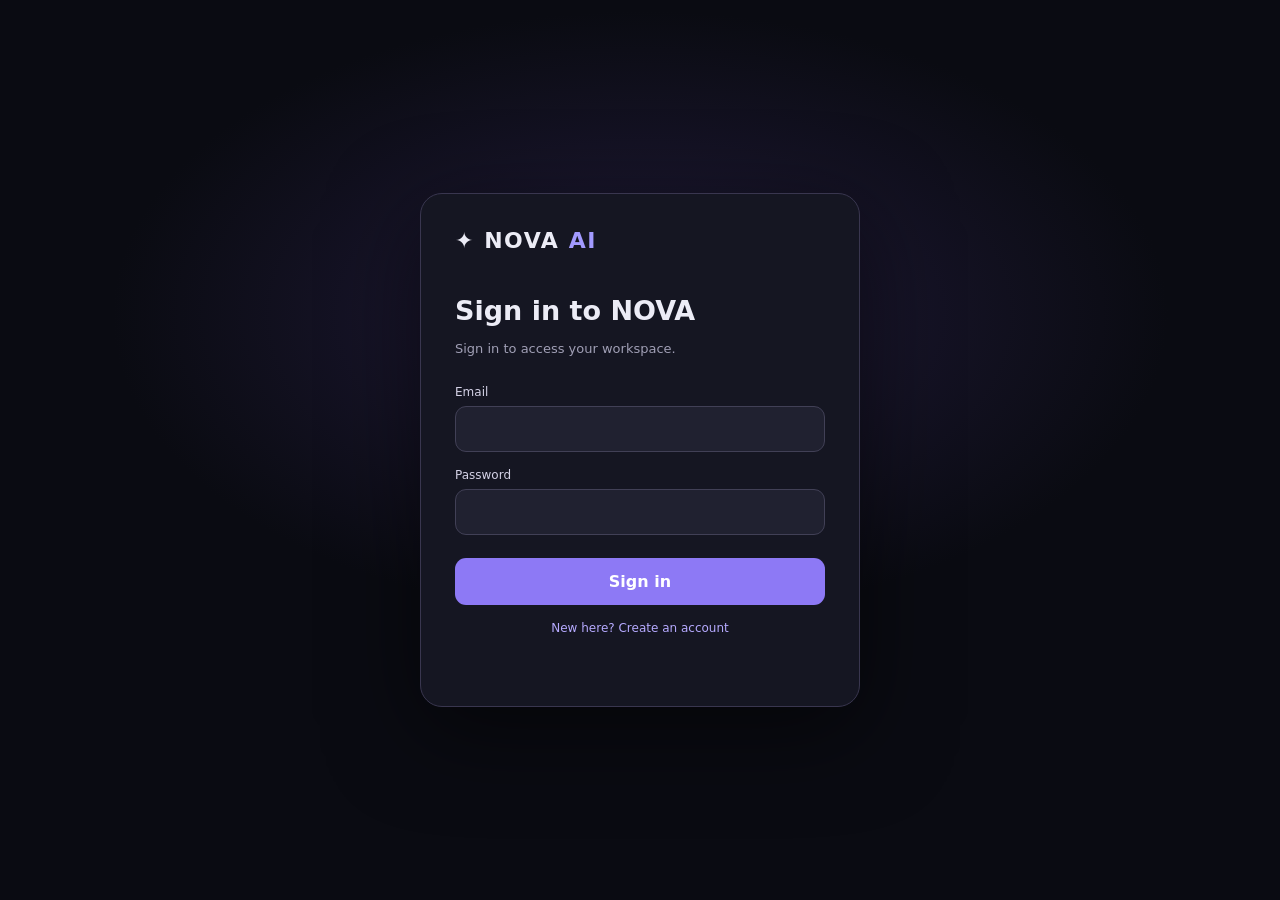
<file: frontend/index.html>
<!doctype html>
<html lang="en"><head><meta charset="UTF-8"><meta name="viewport" content="width=device-width,initial-scale=1"><meta name="theme-color" content="#0a0b12"><meta name="description" content="NOVA AI — one workspace for multiple free-first AI models."><title>NOVA AI — Your AI workspace</title><link rel="stylesheet" href="./styles.css"></head>
<body><section id="authScreen" class="auth-screen"><div class="auth-card"><div class="auth-brand">✦ NOVA <span>AI</span></div><h1 id="authTitle">Sign in to NOVA</h1><p id="authSubtitle">Sign in or create an account to access your workspace.</p><form id="authForm"><label>Email</label><input id="authEmail" type="email" required autocomplete="username"><label>Password</label><input id="authPassword" type="password" required autocomplete="current-password"><button id="authSubmit" class="auth-primary" type="submit">Sign in</button></form><button id="authSwitch" class="auth-switch" type="button">New here? Create an account</button><div id="authFeedback"></div></div></section><div class="shell" id="workspace" hidden><aside class="sidebar" id="sidebar"><div class="brand"><div class="brand-mark">✦</div><div>NOVA <span>AI</span><small>INTELLIGENCE WORKSPACE</small></div><button class="icon mobile-only" id="closeSidebar" aria-label="Close menu">×</button></div><button id="newChat" class="new-chat">＋ &nbsp; New conversation</button><div class="section-title">CONVERSATIONS</div><div id="history" class="history"></div><div class="sidebar-bottom"><div class="small-status"><span class="status-dot"></span><span id="connection">Checking gateway…</span></div><button class="settings-trigger" id="signOut">↪ &nbsp; Sign out</button></div></aside><div class="overlay" id="overlay"></div>
<main class="main"><header class="topbar"><button class="icon mobile-only" id="openSidebar" aria-label="Open menu">☰</button><div class="header-title">NOVA <span>Workspace</span></div><div class="top-actions"><select id="model" aria-label="Choose AI model"><option value="auto">✦ Auto model</option></select></div></header>
<div id="chat" class="chat"><div class="welcome" id="welcome"><div class="hero-mark">✦</div><div class="eyebrow">THE NEXT GENERATION OF INTELLIGENCE</div><h1>What can I help you <em>create?</em></h1><p>One workspace. Multiple AI models. Your ideas, without limits imposed by the interface.</p><div class="suggestions"><button data-prompt="Explain a difficult concept in simple terms">◈ <span>Explain a concept<small>Make the complex simple</small></span></button><button data-prompt="Help me brainstorm a creative app idea">✧ <span>Brainstorm ideas<small>Turn sparks into plans</small></span></button><button data-prompt="Help me write clean Python code for a useful project">⌘ <span>Write some code<small>Build something new</small></span></button><button data-prompt="Create a detailed study plan for my next exam">▤ <span>Plan my learning<small>Make progress faster</small></span></button></div></div><div id="messages" class="messages" aria-live="polite"></div></div>
<div class="composer-area"><form id="chatForm" class="composer"><textarea id="prompt" rows="1" placeholder="Message NOVA…" aria-label="Message NOVA" required></textarea><div class="composer-bottom"><div class="composer-hint">✦ &nbsp; Free-first AI routing</div><button id="send" type="submit" aria-label="Send message">➤</button></div></form><p class="disclaimer">NOVA can make mistakes. Verify important information.</p></div></main></div>
<script src="./app.js" defer></script></body></html>
</file>
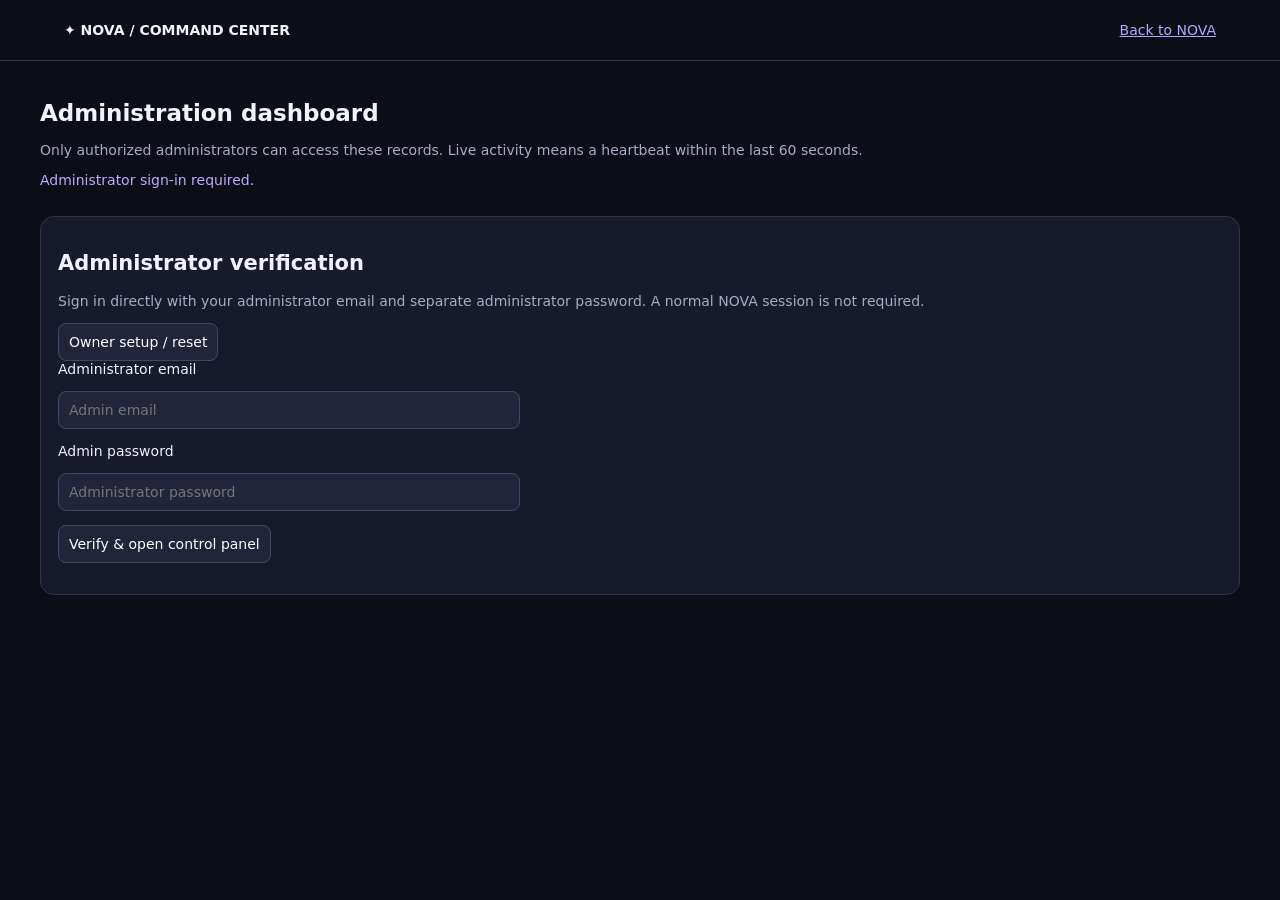
<file: frontend/admin-center-v2.html>
<!doctype html><html lang="en"><head><meta charset="utf-8"><meta name="viewport" content="width=device-width,initial-scale=1"><title>NOVA Command Center — Free Providers v2</title><meta http-equiv="Cache-Control" content="no-cache, no-store, must-revalidate"><meta http-equiv="Pragma" content="no-cache"><meta http-equiv="Expires" content="0"><style>body{margin:0;background:#0b0d17;color:#f2f1ff;font:14px system-ui}header{padding:22px 5%;border-bottom:1px solid #33344b;display:flex;justify-content:space-between}h1{font-size:23px}main{max-width:1200px;margin:auto;padding:24px}button,input,select,textarea{font:inherit;background:#22253a;color:#fff;border:1px solid #444761;border-radius:8px;padding:10px}button{cursor:pointer}button:hover{background:#383657}.grid{display:grid;grid-template-columns:repeat(auto-fit,minmax(175px,1fr));gap:12px}.card{background:#171a2b;border:1px solid #31334a;border-radius:14px;padding:17px}.card strong{display:block;font-size:26px;margin:10px 0}section{margin:28px 0}table{width:100%;border-collapse:collapse}td,th{padding:11px;text-align:left;border-bottom:1px solid #323448;overflow-wrap:anywhere} .scroll{overflow:auto}small,.muted{color:#aaaac4}#notice{color:#c2a8ff}button.danger{color:#ffabb6}textarea{width:100%;box-sizing:border-box}a{color:#b7a6ff}</style></head><body><header><b>✦ NOVA / COMMAND CENTER</b><a href="./index.html">Back to NOVA</a></header><main><h1>Administration dashboard</h1><p class="muted">Only authorized administrators can access these records. Live activity means a heartbeat within the last 60 seconds.</p><p id="notice">Checking administrator access…</p><section id="adminLogin" class="card"><h2>Administrator verification</h2><p class="muted">Sign in directly with your administrator email and separate administrator password. A normal NOVA session is not required.</p><button type="button" id="showAdminSetup">Owner setup / reset</button><form id="adminSetupForm" hidden><h3>Set separate admin password (one time)</h3><p class="muted">Verify your existing NOVA owner account to create or reset the separate admin password. This does not change your NOVA password.</p><label>Owner email</label><p><input id="setupEmail" type="email" value="mahehassan69@gmail.com" required></p><label>Current NOVA account password</label><p><input id="setupAccountPassword" type="password" required autocomplete="current-password"></p><label>New separate admin password</label><p><input id="setupAdminPassword" type="password" required minlength="12" maxlength="256" autocomplete="new-password"></p><button type="submit" id="setupAdminButton">Create admin password</button></form><form id="adminLoginForm"><label for="adminEmail">Administrator email</label><p><input id="adminEmail" type="email" autocomplete="username" required style="width:min(100%,440px)" placeholder="Admin email"></p><label for="adminPassword">Admin password</label><p><input id="adminPassword" type="password" autocomplete="current-password" required minlength="12" style="width:min(100%,440px)" placeholder="Administrator password"></p><button type="submit" id="adminLoginButton">Verify & open control panel</button></form><p id="loginFeedback"></p></section><div id="dashboard" hidden><div class="grid" id="metrics"></div><section class="card"><h2>✧ NOVA Answer Guard</h2><p class="muted">Global response-review settings. These controls affect all NOVA users. The second pass uses additional provider tokens and can add latency.</p><label><input id="guardEnabled" type="checkbox" checked> Enable Answer Guard second-pass review</label><p>Review strictness</p><select id="guardStrictness"><option value="1">1 — Light touch</option><option value="2">2 — Balanced</option><option value="3">3 — Strict</option></select><p>Maximum review output tokens</p><input id="guardTokens" type="number" min="128" max="1200" step="64" value="700"><p><button id="saveGuard">Save global Answer Guard settings</button></p><small id="guardStatus">Loading configuration…</small></section><section class="card"><h2>Admin Management</h2><p class="muted">Only the primary owner can add or remove administrators. Each admin has their own separate admin password and must also sign in to NOVA.</p><form id="addAdminForm"><p><label for="newAdminEmail">New admin email</label><br><input id="newAdminEmail" type="email" required maxlength="254" autocomplete="off" placeholder="person@example.com" style="width:min(100%,440px)"></p><p><label for="newAdminPassword">Temporary admin password (16+ characters)</label><br><input id="newAdminPassword" type="password" required minlength="16" maxlength="256" autocomplete="new-password" placeholder="Set a strong temporary password" style="width:min(100%,440px)"></p><button id="addAdminButton" type="submit">＋ Add admin</button><small id="adminManageStatus"></small></form><div class="scroll"><table><thead><tr><th>Administrator</th><th>Role</th><th>Action</th></tr></thead><tbody id="adminList"></tbody></table></div></section><section><h2>Users & moderation</h2><div class="scroll"><table><thead><tr><th>Email</th><th>Registered</th><th>Status</th><th>Action</th></tr></thead><tbody id="users"></tbody></table></div></section><section><h2>Complaint station</h2><div class="scroll"><table><thead><tr><th>User</th><th>Complaint</th><th>Status</th><th>Action</th></tr></thead><tbody id="tickets"></tbody></table></div></section><section class="card"><h2>AI Provider & API Management <small style="color:#8fe3b0">FREE PROVIDERS · V2</small></h2><p class="muted">Provider keys are encrypted before storage and never returned to the browser. This list focuses on ongoing free options. OpenRouter requires model IDs ending in :free; provider quotas and model pricing can change.</p><form id="providerForm"><p><label>Provider</label><br><select id="providerName"><option value="groq">Groq — free tier</option><option value="gemini">Google Gemini — free tier</option><option value="openrouter">OpenRouter — :free models</option><option value="sambanova">SambaNova — free-tier models</option><option value="zai">Z.AI — GLM Flash free models</option></select></p><p><label>API key</label><br><input id="providerKey" type="password" autocomplete="off" required placeholder="Paste provider API key" style="width:min(100%,520px)"></p><button id="saveProvider" type="submit">Save encrypted API key</button><small id="providerStatus"></small></form><h3>Configured providers</h3><div id="providerList"></div></section><section class="card"><h2>Model catalogue</h2><p class="muted">Add a provider model ID exactly as specified by its API provider. Enable only models supported by the configured account.</p><form id="modelForm"><p><label>Provider</label><br><select id="modelProvider"><option value="groq">Groq</option><option value="gemini">Gemini</option><option value="openrouter">OpenRouter (:free models)</option><option value="sambanova">SambaNova</option><option value="zai">Z.AI</option></select></p><p><label>Public NOVA model ID</label><br><input id="modelId" required maxlength="180" placeholder="e.g. my-model"></p><p><label>Provider model ID</label><br><input id="providerModelId" required maxlength="180" placeholder="Exact API model ID"></p><p><label>Priority (lower runs first)</label><br><input id="modelPriority" type="number" min="1" max="999" value="50"></p><button type="submit" id="addModel">Add / enable model</button><small id="modelStatus"></small></form><div class="scroll"><table><thead><tr><th>Model</th><th>Provider</th><th>Priority</th><th>Action</th></tr></thead><tbody id="managedModels"></tbody></table></div></section><button id="refresh">Refresh dashboard</button> <button id="adminLogout" class="danger">Lock admin panel</button></div></main><script>
const api=sessionStorage.getItem("nova_url")||"https://nova-ai-api.mahehassan69.workers.dev";let adminSession=sessionStorage.getItem("nova_admin_session")||"";
async function call(path,method="GET",body){const r=await fetch(api+path,{method,headers:{"X-NOVA-Admin-Session":adminSession,"Content-Type":"application/json"},body:body?JSON.stringify(body):undefined});const j=await r.json();if(!r.ok)throw Error(j.detail||"Request failed");return j}
const el=id=>document.getElementById(id),date=n=>n?new Date(n*1000).toLocaleDateString():"—";
function metric(title,value){const d=document.createElement("div");d.className="card";const t=document.createElement("small");t.textContent=title;const v=document.createElement("strong");v.textContent=String(value);d.append(t,v);return d}
async function load(){const checks=[["overview","/v1/admin/overview"],["users","/v1/admin/users"],["tickets","/v1/admin/tickets"],["quality","/v1/admin/quality"],["admins","/v1/admin/admins"],["providers","/v1/admin/providers"],["models","/v1/admin/models"]];const results=await Promise.all(checks.map(async ([name,path])=>{try{return {name,value:await call(path)}}catch(error){return {name,error:error.message}}}));const failed=results.filter(x=>x.error);if(failed.length){el("notice").textContent="Dashboard API errors: "+failed.map(x=>x.name+": "+x.error).join(" | ");el("dashboard").hidden=true;el("adminLogin").hidden=false;return}const [o,u,t,q,admins,providers,managed]=results.map(x=>x.value);try{const m={data:managed.models||[]};renderProviderList(providers.providers||[]);renderManagedModels(managed.models||[]);renderAdmins(admins.admins||[]);el("guardEnabled").checked=q.enabled;el("guardStrictness").value=String(q.strictness);el("guardTokens").value=String(q.review_max_tokens);el("guardStatus").textContent="Global policy loaded.";el("dashboard").hidden=false;el("adminLogin").hidden=true;el("notice").textContent="Updated "+new Date().toLocaleTimeString();el("metrics").replaceChildren(...[["Live users (60s)",o.live_users],["Total accounts",o.users_total],["Banned accounts",o.banned_users],["Open complaints",o.open_tickets],...["day","week","year"].flatMap(p=>[["Requests / "+p,o.requests[p]],["New accounts / "+p,o.registrations[p]],["Deleted accounts / "+p,o.deletions[p]]])].map(x=>metric(...x)));el("users").replaceChildren();for(const user of u.users){const tr=document.createElement("tr");for(const v of [user.email,date(user.created_at),user.banned_at?"Banned":"Active"]){const td=document.createElement("td");td.textContent=v;tr.append(td)}const td=document.createElement("td"),b=document.createElement("button");b.textContent=user.banned_at?"Unban":"Ban";b.className=user.banned_at?"":"danger";b.onclick=async()=>{if(!confirm("Confirm "+b.textContent+" for "+user.email+"?"))return;try{await call("/v1/admin/users/moderate","POST",{user_id:user.id,action:user.banned_at?"unban":"ban"});await load()}catch(e){alert(e.message)}};td.append(b);tr.append(td);el("users").append(tr)}el("tickets").replaceChildren();for(const tkt of t.tickets){const tr=document.createElement("tr");for(const v of [tkt.email,tkt.subject+" — "+tkt.message,tkt.status]){const td=document.createElement("td");td.textContent=v;tr.append(td)}const td=document.createElement("td"),b=document.createElement("button");b.textContent=tkt.status==="open"?"Resolve":"Reopen";b.onclick=async()=>{try{await call("/v1/admin/tickets/status","POST",{id:tkt.id,status:tkt.status==="open"?"resolved":"open"});await load()}catch(e){alert(e.message)}};td.append(b);tr.append(td);el("tickets").append(tr)}}catch(e){el("dashboard").hidden=true;el("adminLogin").hidden=false;el("notice").textContent="Dashboard rendering error: "+e.message}}
function renderProviderList(items){el("providerList").replaceChildren();for(const p of items){const row=document.createElement("p");row.textContent=p.provider+" — "+(p.configured?"Configured":"No key configured");if(p.configured){const b=document.createElement("button");b.textContent="Disable key";b.onclick=async()=>{if(!confirm("Disable "+p.provider+" key?"))return;try{await call("/v1/admin/providers/"+encodeURIComponent(p.provider),"DELETE");await load()}catch(e){alert(e.message)}};row.append(" ",b)}el("providerList").append(row)}}
function renderManagedModels(items){el("managedModels").replaceChildren();for(const m of items){const tr=document.createElement("tr");for(const v of [m.id,m.provider,String(m.priority)]){const td=document.createElement("td");td.textContent=v;tr.append(td)}const td=document.createElement("td");if(m.managed){const b=document.createElement("button");b.className="danger";b.textContent="Remove";b.onclick=async()=>{try{await call("/v1/admin/models/"+encodeURIComponent(m.id),"DELETE");await load()}catch(e){alert(e.message)}};td.append(b)}else td.textContent="Built-in";tr.append(td);el("managedModels").append(tr)}}
el("providerForm").onsubmit=async e=>{e.preventDefault();const btn=el("saveProvider");btn.disabled=true;el("providerStatus").textContent="Encrypting and saving…";try{await call("/v1/admin/providers","POST",{provider:el("providerName").value,api_key:el("providerKey").value});el("providerKey").value="";el("providerStatus").textContent="API key saved encrypted. It is never displayed again.";await load()}catch(e){el("providerStatus").textContent=e.message}finally{btn.disabled=false}};
el("modelForm").onsubmit=async e=>{e.preventDefault();const btn=el("addModel");btn.disabled=true;try{await call("/v1/admin/models","POST",{provider:el("modelProvider").value,id:el("modelId").value.trim(),model:el("providerModelId").value.trim(),priority:Number(el("modelPriority").value)});el("modelStatus").textContent="Model added/enabled.";el("modelId").value="";el("providerModelId").value="";await load()}catch(e){el("modelStatus").textContent=e.message}finally{btn.disabled=false}};
function renderAdmins(admins){el("adminList").replaceChildren();for(const a of admins){const tr=document.createElement("tr");for(const v of [a.email,a.primary_owner?"Primary owner":"Administrator"]){const td=document.createElement("td");td.textContent=v;tr.append(td)}const td=document.createElement("td");if(!a.primary_owner){const b=document.createElement("button");b.className="danger";b.textContent="Remove";b.onclick=async()=>{if(!confirm("Remove admin access for "+a.email+"?"))return;try{await call("/v1/admin/admins/remove","POST",{user_id:a.id});await load()}catch(e){alert(e.message)}};td.append(b)}else td.textContent="Protected";tr.append(td);el("adminList").append(tr)}}
el("addAdminForm").onsubmit=async e=>{e.preventDefault();const email=el("newAdminEmail").value.trim(),password=el("newAdminPassword").value;if(password.length<16){el("adminManageStatus").textContent="Use at least 16 characters.";return}const b=el("addAdminButton");b.disabled=true;el("adminManageStatus").textContent="Creating administrator…";try{const r=await call("/v1/admin/admins","POST",{email,password});el("adminManageStatus").textContent="Admin added: "+r.email+". Share the password securely; it will not be shown again.";el("newAdminEmail").value="";el("newAdminPassword").value="";await load()}catch(e){el("adminManageStatus").textContent="Could not add admin: "+e.message}finally{b.disabled=false}};
el("saveGuard").onclick=async()=>{const review_max_tokens=Number(el("guardTokens").value);if(!Number.isFinite(review_max_tokens)||review_max_tokens<128||review_max_tokens>1200){el("guardStatus").textContent="Token limit must be between 128 and 1200.";return}el("saveGuard").disabled=true;try{const q=await call("/v1/admin/quality","PUT",{enabled:el("guardEnabled").checked,strictness:Number(el("guardStrictness").value),review_max_tokens});el("guardStatus").textContent="Saved globally. Review "+(q.enabled?"enabled":"disabled")+", strictness "+q.strictness+", token cap "+q.review_max_tokens+"."}catch(e){el("guardStatus").textContent="Save failed: "+e.message}finally{el("saveGuard").disabled=false}};el("showAdminSetup").onclick=()=>{el("adminSetupForm").hidden=!el("adminSetupForm").hidden;el("loginFeedback").textContent=""};el("adminSetupForm").onsubmit=async e=>{e.preventDefault();const btn=el("setupAdminButton");btn.disabled=true;el("loginFeedback").textContent="Verifying owner account and creating separate admin password…";try{const r=await fetch(api+"/v1/admin/setup",{method:"POST",headers:{"Content-Type":"application/json"},body:JSON.stringify({email:el("setupEmail").value.trim(),account_password:el("setupAccountPassword").value,admin_password:el("setupAdminPassword").value})});const data=await r.json();if(!r.ok)throw Error(data.detail||"Owner setup failed");el("setupAccountPassword").value="";el("setupAdminPassword").value="";el("adminEmail").value=el("setupEmail").value;el("adminPassword").value="";el("adminSetupForm").hidden=true;el("loginFeedback").textContent="Separate admin password created. Now sign in using your admin email and the new admin password."}catch(e){el("loginFeedback").textContent=e.message}finally{btn.disabled=false}};el("adminLoginForm").onsubmit=async e=>{e.preventDefault();const btn=el("adminLoginButton");btn.disabled=true;el("loginFeedback").textContent="Verifying administrator credentials…";try{const r=await fetch(api+"/v1/admin/login",{method:"POST",headers:{"Content-Type":"application/json"},body:JSON.stringify({email:el("adminEmail").value.trim(),password:el("adminPassword").value})});const data=await r.json();if(!r.ok)throw Error(data.detail||"Verification failed");adminSession=data.admin_session;sessionStorage.setItem("nova_admin_session",adminSession);el("adminPassword").value="";el("loginFeedback").textContent="Verified. Loading secure dashboard…";await load()}catch(e){el("loginFeedback").textContent=e.message}finally{btn.disabled=false}};el("adminLogout").onclick=async()=>{try{await call("/v1/admin/logout","POST",{})}catch{}adminSession="";sessionStorage.removeItem("nova_admin_session");el("dashboard").hidden=true;el("adminLogin").hidden=false;el("notice").textContent="Admin panel locked.";};el("refresh").onclick=load;if(adminSession)load();else{el("adminLogin").hidden=false;el("dashboard").hidden=true;el("notice").textContent="Administrator sign-in required."}setInterval(()=>{if(!document.hidden&&adminSession)load()},30000);
</script></body></html>
</file>
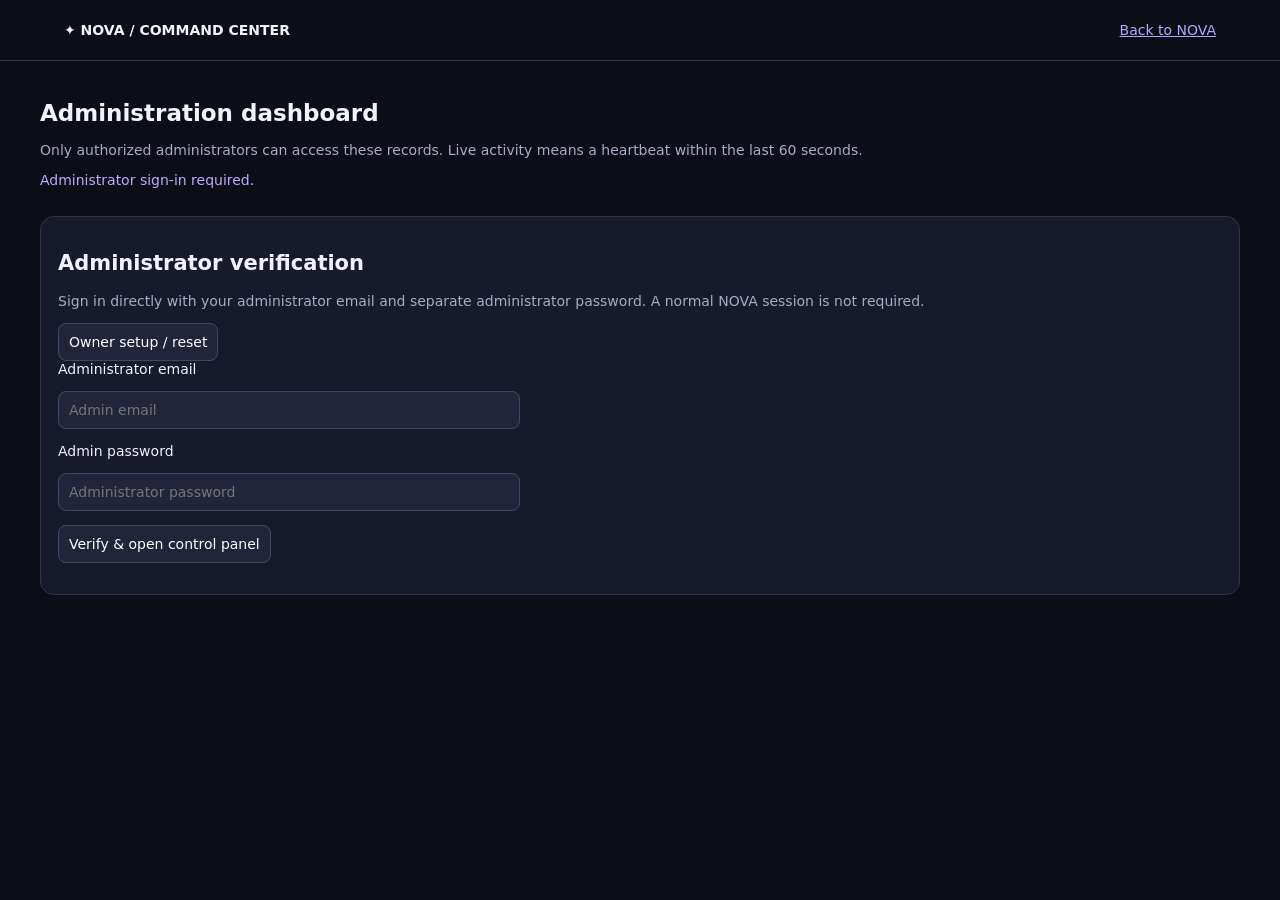
<file: frontend/admin-center-v3.html>
<!doctype html><html lang="en"><head><meta charset="utf-8"><meta name="viewport" content="width=device-width,initial-scale=1"><title>NOVA Command Center — Free Providers v2</title><meta http-equiv="Cache-Control" content="no-cache, no-store, must-revalidate"><meta http-equiv="Pragma" content="no-cache"><meta http-equiv="Expires" content="0"><style>body{margin:0;background:#0b0d17;color:#f2f1ff;font:14px system-ui}header{padding:22px 5%;border-bottom:1px solid #33344b;display:flex;justify-content:space-between}h1{font-size:23px}main{max-width:1200px;margin:auto;padding:24px}button,input,select,textarea{font:inherit;background:#22253a;color:#fff;border:1px solid #444761;border-radius:8px;padding:10px}button{cursor:pointer}button:hover{background:#383657}.grid{display:grid;grid-template-columns:repeat(auto-fit,minmax(175px,1fr));gap:12px}.card{background:#171a2b;border:1px solid #31334a;border-radius:14px;padding:17px}.card strong{display:block;font-size:26px;margin:10px 0}section{margin:28px 0}table{width:100%;border-collapse:collapse}td,th{padding:11px;text-align:left;border-bottom:1px solid #323448;overflow-wrap:anywhere} .scroll{overflow:auto}small,.muted{color:#aaaac4}#notice{color:#c2a8ff}button.danger{color:#ffabb6}textarea{width:100%;box-sizing:border-box}a{color:#b7a6ff}</style></head><body><header><b>✦ NOVA / COMMAND CENTER</b><a href="./index.html">Back to NOVA</a></header><main><h1>Administration dashboard</h1><p class="muted">Only authorized administrators can access these records. Live activity means a heartbeat within the last 60 seconds.</p><p id="notice">Checking administrator access…</p><section id="adminLogin" class="card"><h2>Administrator verification</h2><p class="muted">Sign in directly with your administrator email and separate administrator password. A normal NOVA session is not required.</p><button type="button" id="showAdminSetup">Owner setup / reset</button><form id="adminSetupForm" hidden><h3>Set separate admin password (one time)</h3><p class="muted">Verify your existing NOVA owner account to create or reset the separate admin password. This does not change your NOVA password.</p><label>Owner email</label><p><input id="setupEmail" type="email" value="mahehassan69@gmail.com" required></p><label>Current NOVA account password</label><p><input id="setupAccountPassword" type="password" required autocomplete="current-password"></p><label>New separate admin password</label><p><input id="setupAdminPassword" type="password" required minlength="12" maxlength="256" autocomplete="new-password"></p><button type="submit" id="setupAdminButton">Create admin password</button></form><form id="adminLoginForm"><label for="adminEmail">Administrator email</label><p><input id="adminEmail" type="email" autocomplete="username" required style="width:min(100%,440px)" placeholder="Admin email"></p><label for="adminPassword">Admin password</label><p><input id="adminPassword" type="password" autocomplete="current-password" required minlength="12" style="width:min(100%,440px)" placeholder="Administrator password"></p><button type="submit" id="adminLoginButton">Verify & open control panel</button></form><p id="loginFeedback"></p></section><div id="dashboard" hidden><div class="grid" id="metrics"></div><section class="card"><h2>✧ NOVA Answer Guard</h2><p class="muted">Global response-review settings. These controls affect all NOVA users. The second pass uses additional provider tokens and can add latency.</p><label><input id="guardEnabled" type="checkbox" checked> Enable Answer Guard second-pass review</label><p>Review strictness</p><select id="guardStrictness"><option value="1">1 — Light touch</option><option value="2">2 — Balanced</option><option value="3">3 — Strict</option></select><p>Maximum review output tokens</p><input id="guardTokens" type="number" min="128" max="1200" step="64" value="700"><p><button id="saveGuard">Save global Answer Guard settings</button></p><small id="guardStatus">Loading configuration…</small></section><section class="card"><h2>Admin Management</h2><p class="muted">Only the primary owner can add or remove administrators. Each admin has their own separate admin password and must also sign in to NOVA.</p><form id="addAdminForm"><p><label for="newAdminEmail">New admin email</label><br><input id="newAdminEmail" type="email" required maxlength="254" autocomplete="off" placeholder="person@example.com" style="width:min(100%,440px)"></p><p><label for="newAdminPassword">Temporary admin password (16+ characters)</label><br><input id="newAdminPassword" type="password" required minlength="16" maxlength="256" autocomplete="new-password" placeholder="Set a strong temporary password" style="width:min(100%,440px)"></p><button id="addAdminButton" type="submit">＋ Add admin</button><small id="adminManageStatus"></small></form><div class="scroll"><table><thead><tr><th>Administrator</th><th>Role</th><th>Action</th></tr></thead><tbody id="adminList"></tbody></table></div></section><section><h2>Users & moderation</h2><div class="scroll"><table><thead><tr><th>Email</th><th>Registered</th><th>Status</th><th>Action</th></tr></thead><tbody id="users"></tbody></table></div></section><section><h2>Complaint station</h2><div class="scroll"><table><thead><tr><th>User</th><th>Complaint</th><th>Status</th><th>Action</th></tr></thead><tbody id="tickets"></tbody></table></div></section><section class="card"><h2>AI Provider & API Management <small style="color:#8fe3b0">FREE PROVIDERS · V2</small></h2><p class="muted">Provider keys are encrypted before storage and never returned to the browser. Free access is for prototyping and subject to NVIDIA endpoint rate limits. NVIDIA hosts selected DeepSeek models; direct DeepSeek API usage is paid. OpenRouter requires model IDs ending in :free. Quotas and availability can change.</p><form id="providerForm"><p><label>Provider</label><br><select id="providerName"><option value="groq">Groq — free tier</option><option value="gemini">Google Gemini — free tier</option><option value="openrouter">OpenRouter — :free models</option><option value="sambanova">SambaNova — free-tier models</option><option value="zai">Z.AI — GLM Flash free models</option><option value="nvidia">NVIDIA NIM — free endpoints</option></select></p><p><label>API key</label><br><input id="providerKey" type="password" autocomplete="off" required placeholder="Paste provider API key" style="width:min(100%,520px)"></p><button id="saveProvider" type="submit">Save encrypted API key</button><small id="providerStatus"></small></form><h3>Configured providers</h3><div id="providerList"></div></section><section class="card"><h2>Model catalogue</h2><p class="muted">Add a provider model ID exactly as specified by its API provider. Enable only models supported by the configured account.</p><form id="modelForm"><p><label>Provider</label><br><select id="modelProvider"><option value="groq">Groq</option><option value="gemini">Gemini</option><option value="openrouter">OpenRouter (:free models)</option><option value="sambanova">SambaNova</option><option value="zai">Z.AI</option><option value="nvidia">NVIDIA NIM (includes DeepSeek)</option></select></p><p><label>Public NOVA model ID</label><br><input id="modelId" required maxlength="180" placeholder="e.g. my-model"></p><p><label>Provider model ID</label><br><input id="providerModelId" required maxlength="180" placeholder="Exact API model ID"></p><p><label>Priority (lower runs first)</label><br><input id="modelPriority" type="number" min="1" max="999" value="50"></p><button type="submit" id="addModel">Add / enable model</button><small id="modelStatus"></small></form><div class="scroll"><table><thead><tr><th>Model</th><th>Provider</th><th>Priority</th><th>Action</th></tr></thead><tbody id="managedModels"></tbody></table></div></section><button id="refresh">Refresh dashboard</button> <button id="adminLogout" class="danger">Lock admin panel</button></div></main><script>
const api=sessionStorage.getItem("nova_url")||"https://nova-ai-api.mahehassan69.workers.dev";let adminSession=sessionStorage.getItem("nova_admin_session")||"";
async function call(path,method="GET",body){const r=await fetch(api+path,{method,headers:{"X-NOVA-Admin-Session":adminSession,"Content-Type":"application/json"},body:body?JSON.stringify(body):undefined});const j=await r.json();if(!r.ok)throw Error(j.detail||"Request failed");return j}
const el=id=>document.getElementById(id),date=n=>n?new Date(n*1000).toLocaleDateString():"—";
function metric(title,value){const d=document.createElement("div");d.className="card";const t=document.createElement("small");t.textContent=title;const v=document.createElement("strong");v.textContent=String(value);d.append(t,v);return d}
async function load(){const checks=[["overview","/v1/admin/overview"],["users","/v1/admin/users"],["tickets","/v1/admin/tickets"],["quality","/v1/admin/quality"],["admins","/v1/admin/admins"],["providers","/v1/admin/providers"],["models","/v1/admin/models"]];const results=await Promise.all(checks.map(async ([name,path])=>{try{return {name,value:await call(path)}}catch(error){return {name,error:error.message}}}));const failed=results.filter(x=>x.error);if(failed.length){el("notice").textContent="Dashboard API errors: "+failed.map(x=>x.name+": "+x.error).join(" | ");el("dashboard").hidden=true;el("adminLogin").hidden=false;return}const [o,u,t,q,admins,providers,managed]=results.map(x=>x.value);try{const m={data:managed.models||[]};renderProviderList(providers.providers||[]);renderManagedModels(managed.models||[]);renderAdmins(admins.admins||[]);el("guardEnabled").checked=q.enabled;el("guardStrictness").value=String(q.strictness);el("guardTokens").value=String(q.review_max_tokens);el("guardStatus").textContent="Global policy loaded.";el("dashboard").hidden=false;el("adminLogin").hidden=true;el("notice").textContent="Updated "+new Date().toLocaleTimeString();el("metrics").replaceChildren(...[["Live users (60s)",o.live_users],["Total accounts",o.users_total],["Banned accounts",o.banned_users],["Open complaints",o.open_tickets],...["day","week","year"].flatMap(p=>[["Requests / "+p,o.requests[p]],["New accounts / "+p,o.registrations[p]],["Deleted accounts / "+p,o.deletions[p]]])].map(x=>metric(...x)));el("users").replaceChildren();for(const user of u.users){const tr=document.createElement("tr");for(const v of [user.email,date(user.created_at),user.banned_at?"Banned":"Active"]){const td=document.createElement("td");td.textContent=v;tr.append(td)}const td=document.createElement("td"),b=document.createElement("button");b.textContent=user.banned_at?"Unban":"Ban";b.className=user.banned_at?"":"danger";b.onclick=async()=>{if(!confirm("Confirm "+b.textContent+" for "+user.email+"?"))return;try{await call("/v1/admin/users/moderate","POST",{user_id:user.id,action:user.banned_at?"unban":"ban"});await load()}catch(e){alert(e.message)}};td.append(b);tr.append(td);el("users").append(tr)}el("tickets").replaceChildren();for(const tkt of t.tickets){const tr=document.createElement("tr");for(const v of [tkt.email,tkt.subject+" — "+tkt.message,tkt.status]){const td=document.createElement("td");td.textContent=v;tr.append(td)}const td=document.createElement("td"),b=document.createElement("button");b.textContent=tkt.status==="open"?"Resolve":"Reopen";b.onclick=async()=>{try{await call("/v1/admin/tickets/status","POST",{id:tkt.id,status:tkt.status==="open"?"resolved":"open"});await load()}catch(e){alert(e.message)}};td.append(b);tr.append(td);el("tickets").append(tr)}}catch(e){el("dashboard").hidden=true;el("adminLogin").hidden=false;el("notice").textContent="Dashboard rendering error: "+e.message}}
function renderProviderList(items){el("providerList").replaceChildren();for(const p of items){const row=document.createElement("p");row.textContent=p.provider+" — "+(p.configured?"Configured":"No key configured");if(p.configured){const b=document.createElement("button");b.textContent="Disable key";b.onclick=async()=>{if(!confirm("Disable "+p.provider+" key?"))return;try{await call("/v1/admin/providers/"+encodeURIComponent(p.provider),"DELETE");await load()}catch(e){alert(e.message)}};row.append(" ",b)}el("providerList").append(row)}}
function renderManagedModels(items){el("managedModels").replaceChildren();for(const m of items){const tr=document.createElement("tr");for(const v of [m.id,m.provider,String(m.priority)]){const td=document.createElement("td");td.textContent=v;tr.append(td)}const td=document.createElement("td");if(m.managed){const b=document.createElement("button");b.className="danger";b.textContent="Remove";b.onclick=async()=>{try{await call("/v1/admin/models/"+encodeURIComponent(m.id),"DELETE");await load()}catch(e){alert(e.message)}};td.append(b)}else td.textContent="Built-in";tr.append(td);el("managedModels").append(tr)}}
el("providerForm").onsubmit=async e=>{e.preventDefault();const btn=el("saveProvider");btn.disabled=true;el("providerStatus").textContent="Encrypting and saving…";try{await call("/v1/admin/providers","POST",{provider:el("providerName").value,api_key:el("providerKey").value});el("providerKey").value="";el("providerStatus").textContent="API key saved encrypted. It is never displayed again.";await load()}catch(e){el("providerStatus").textContent=e.message}finally{btn.disabled=false}};
el("modelForm").onsubmit=async e=>{e.preventDefault();const btn=el("addModel");btn.disabled=true;try{await call("/v1/admin/models","POST",{provider:el("modelProvider").value,id:el("modelId").value.trim(),model:el("providerModelId").value.trim(),priority:Number(el("modelPriority").value)});el("modelStatus").textContent="Model added/enabled.";el("modelId").value="";el("providerModelId").value="";await load()}catch(e){el("modelStatus").textContent=e.message}finally{btn.disabled=false}};
function renderAdmins(admins){el("adminList").replaceChildren();for(const a of admins){const tr=document.createElement("tr");for(const v of [a.email,a.primary_owner?"Primary owner":"Administrator"]){const td=document.createElement("td");td.textContent=v;tr.append(td)}const td=document.createElement("td");if(!a.primary_owner){const b=document.createElement("button");b.className="danger";b.textContent="Remove";b.onclick=async()=>{if(!confirm("Remove admin access for "+a.email+"?"))return;try{await call("/v1/admin/admins/remove","POST",{user_id:a.id});await load()}catch(e){alert(e.message)}};td.append(b)}else td.textContent="Protected";tr.append(td);el("adminList").append(tr)}}
el("addAdminForm").onsubmit=async e=>{e.preventDefault();const email=el("newAdminEmail").value.trim(),password=el("newAdminPassword").value;if(password.length<16){el("adminManageStatus").textContent="Use at least 16 characters.";return}const b=el("addAdminButton");b.disabled=true;el("adminManageStatus").textContent="Creating administrator…";try{const r=await call("/v1/admin/admins","POST",{email,password});el("adminManageStatus").textContent="Admin added: "+r.email+". Share the password securely; it will not be shown again.";el("newAdminEmail").value="";el("newAdminPassword").value="";await load()}catch(e){el("adminManageStatus").textContent="Could not add admin: "+e.message}finally{b.disabled=false}};
el("saveGuard").onclick=async()=>{const review_max_tokens=Number(el("guardTokens").value);if(!Number.isFinite(review_max_tokens)||review_max_tokens<128||review_max_tokens>1200){el("guardStatus").textContent="Token limit must be between 128 and 1200.";return}el("saveGuard").disabled=true;try{const q=await call("/v1/admin/quality","PUT",{enabled:el("guardEnabled").checked,strictness:Number(el("guardStrictness").value),review_max_tokens});el("guardStatus").textContent="Saved globally. Review "+(q.enabled?"enabled":"disabled")+", strictness "+q.strictness+", token cap "+q.review_max_tokens+"."}catch(e){el("guardStatus").textContent="Save failed: "+e.message}finally{el("saveGuard").disabled=false}};el("showAdminSetup").onclick=()=>{el("adminSetupForm").hidden=!el("adminSetupForm").hidden;el("loginFeedback").textContent=""};el("adminSetupForm").onsubmit=async e=>{e.preventDefault();const btn=el("setupAdminButton");btn.disabled=true;el("loginFeedback").textContent="Verifying owner account and creating separate admin password…";try{const r=await fetch(api+"/v1/admin/setup",{method:"POST",headers:{"Content-Type":"application/json"},body:JSON.stringify({email:el("setupEmail").value.trim(),account_password:el("setupAccountPassword").value,admin_password:el("setupAdminPassword").value})});const data=await r.json();if(!r.ok)throw Error(data.detail||"Owner setup failed");el("setupAccountPassword").value="";el("setupAdminPassword").value="";el("adminEmail").value=el("setupEmail").value;el("adminPassword").value="";el("adminSetupForm").hidden=true;el("loginFeedback").textContent="Separate admin password created. Now sign in using your admin email and the new admin password."}catch(e){el("loginFeedback").textContent=e.message}finally{btn.disabled=false}};el("adminLoginForm").onsubmit=async e=>{e.preventDefault();const btn=el("adminLoginButton");btn.disabled=true;el("loginFeedback").textContent="Verifying administrator credentials…";try{const r=await fetch(api+"/v1/admin/login",{method:"POST",headers:{"Content-Type":"application/json"},body:JSON.stringify({email:el("adminEmail").value.trim(),password:el("adminPassword").value})});const data=await r.json();if(!r.ok)throw Error(data.detail||"Verification failed");adminSession=data.admin_session;sessionStorage.setItem("nova_admin_session",adminSession);el("adminPassword").value="";el("loginFeedback").textContent="Verified. Loading secure dashboard…";await load()}catch(e){el("loginFeedback").textContent=e.message}finally{btn.disabled=false}};el("adminLogout").onclick=async()=>{try{await call("/v1/admin/logout","POST",{})}catch{}adminSession="";sessionStorage.removeItem("nova_admin_session");el("dashboard").hidden=true;el("adminLogin").hidden=false;el("notice").textContent="Admin panel locked.";};el("refresh").onclick=load;if(adminSession)load();else{el("adminLogin").hidden=false;el("dashboard").hidden=true;el("notice").textContent="Administrator sign-in required."}setInterval(()=>{if(!document.hidden&&adminSession)load()},30000);
</script></body></html>
</file>
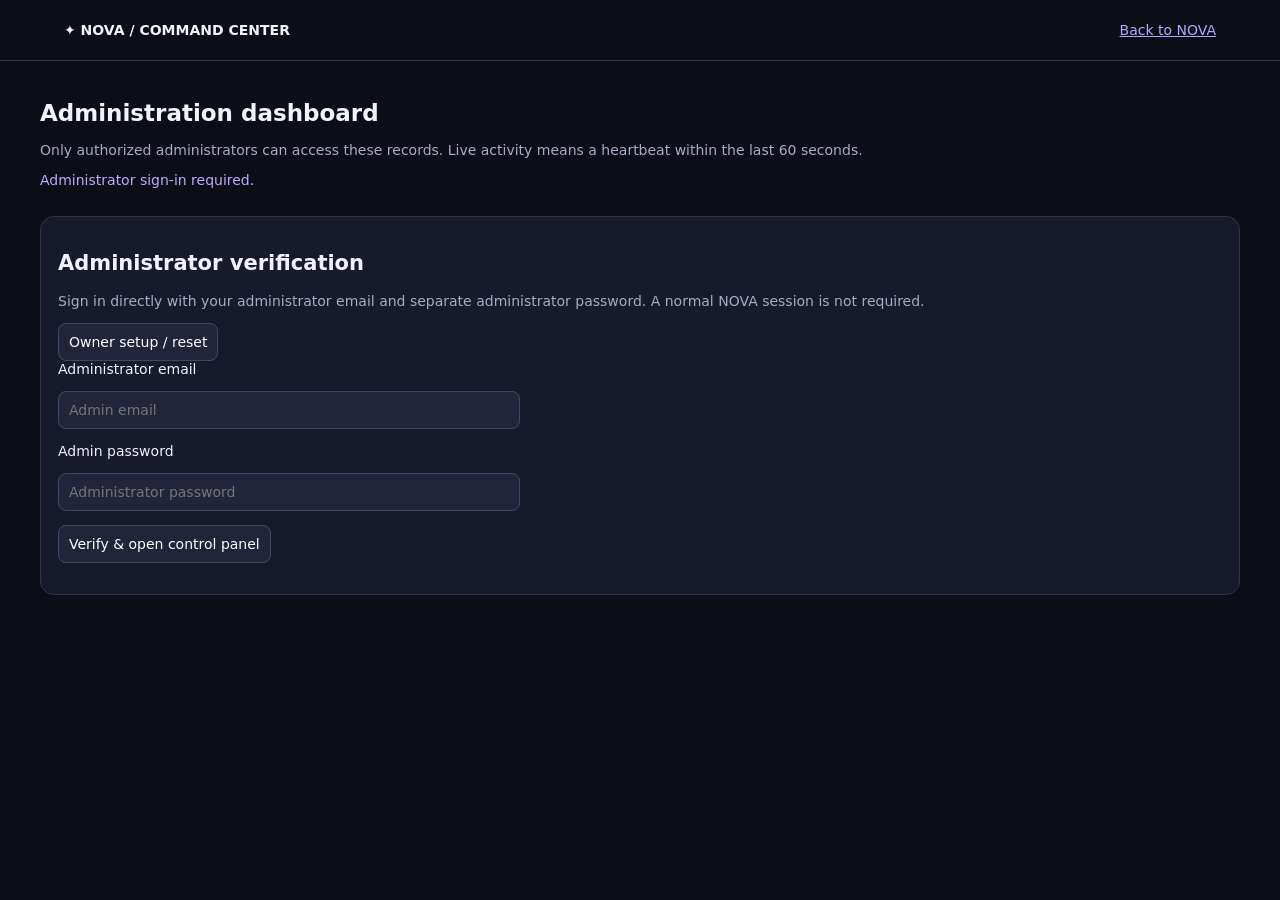
<file: frontend/admin-center-v4.html>
<!doctype html><html lang="en"><head><meta charset="utf-8"><meta name="viewport" content="width=device-width,initial-scale=1"><title>NOVA Command Center — Free Providers v2</title><meta http-equiv="Cache-Control" content="no-cache, no-store, must-revalidate"><meta http-equiv="Pragma" content="no-cache"><meta http-equiv="Expires" content="0"><style>body{margin:0;background:#0b0d17;color:#f2f1ff;font:14px system-ui}header{padding:22px 5%;border-bottom:1px solid #33344b;display:flex;justify-content:space-between}h1{font-size:23px}main{max-width:1200px;margin:auto;padding:24px}button,input,select,textarea{font:inherit;background:#22253a;color:#fff;border:1px solid #444761;border-radius:8px;padding:10px}button{cursor:pointer}button:hover{background:#383657}.grid{display:grid;grid-template-columns:repeat(auto-fit,minmax(175px,1fr));gap:12px}.card{background:#171a2b;border:1px solid #31334a;border-radius:14px;padding:17px}.card strong{display:block;font-size:26px;margin:10px 0}section{margin:28px 0}table{width:100%;border-collapse:collapse}td,th{padding:11px;text-align:left;border-bottom:1px solid #323448;overflow-wrap:anywhere} .scroll{overflow:auto}small,.muted{color:#aaaac4}#notice{color:#c2a8ff}button.danger{color:#ffabb6}textarea{width:100%;box-sizing:border-box}a{color:#b7a6ff}</style></head><body><header><b>✦ NOVA / COMMAND CENTER</b><a href="./index.html">Back to NOVA</a></header><main><h1>Administration dashboard</h1><p class="muted">Only authorized administrators can access these records. Live activity means a heartbeat within the last 60 seconds.</p><p id="notice">Checking administrator access…</p><section id="adminLogin" class="card"><h2>Administrator verification</h2><p class="muted">Sign in directly with your administrator email and separate administrator password. A normal NOVA session is not required.</p><button type="button" id="showAdminSetup">Owner setup / reset</button><form id="adminSetupForm" hidden><h3>Set separate admin password (one time)</h3><p class="muted">Verify your existing NOVA owner account to create or reset the separate admin password. This does not change your NOVA password.</p><label>Owner email</label><p><input id="setupEmail" type="email" value="mahehassan69@gmail.com" required></p><label>Current NOVA account password</label><p><input id="setupAccountPassword" type="password" required autocomplete="current-password"></p><label>New separate admin password</label><p><input id="setupAdminPassword" type="password" required minlength="12" maxlength="256" autocomplete="new-password"></p><button type="submit" id="setupAdminButton">Create admin password</button></form><form id="adminLoginForm"><label for="adminEmail">Administrator email</label><p><input id="adminEmail" type="email" autocomplete="username" required style="width:min(100%,440px)" placeholder="Admin email"></p><label for="adminPassword">Admin password</label><p><input id="adminPassword" type="password" autocomplete="current-password" required minlength="12" style="width:min(100%,440px)" placeholder="Administrator password"></p><button type="submit" id="adminLoginButton">Verify & open control panel</button></form><p id="loginFeedback"></p></section><div id="dashboard" hidden><div class="grid" id="metrics"></div><section class="card"><h2>✧ NOVA Answer Guard</h2><p class="muted">Global response-review settings. These controls affect all NOVA users. The second pass uses additional provider tokens and can add latency.</p><label><input id="guardEnabled" type="checkbox" checked> Enable Answer Guard second-pass review</label><p>Review strictness</p><select id="guardStrictness"><option value="1">1 — Light touch</option><option value="2">2 — Balanced</option><option value="3">3 — Strict</option></select><p>Maximum review output tokens</p><input id="guardTokens" type="number" min="128" max="1200" step="64" value="700"><p><button id="saveGuard">Save global Answer Guard settings</button></p><small id="guardStatus">Loading configuration…</small></section><section class="card"><h2>Admin Management</h2><p class="muted">Only the primary owner can add or remove administrators. Each admin has their own separate admin password and must also sign in to NOVA.</p><form id="addAdminForm"><p><label for="newAdminEmail">New admin email</label><br><input id="newAdminEmail" type="email" required maxlength="254" autocomplete="off" placeholder="person@example.com" style="width:min(100%,440px)"></p><p><label for="newAdminPassword">Temporary admin password (16+ characters)</label><br><input id="newAdminPassword" type="password" required minlength="16" maxlength="256" autocomplete="new-password" placeholder="Set a strong temporary password" style="width:min(100%,440px)"></p><button id="addAdminButton" type="submit">＋ Add admin</button><small id="adminManageStatus"></small></form><div class="scroll"><table><thead><tr><th>Administrator</th><th>Role</th><th>Action</th></tr></thead><tbody id="adminList"></tbody></table></div></section><section><h2>Users & moderation</h2><div class="scroll"><table><thead><tr><th>Email</th><th>Registered</th><th>Status</th><th>Action</th></tr></thead><tbody id="users"></tbody></table></div></section><section><h2>Complaint station</h2><div class="scroll"><table><thead><tr><th>User</th><th>Complaint</th><th>Status</th><th>Action</th></tr></thead><tbody id="tickets"></tbody></table></div></section><section class="card"><h2>AI Provider & API Management <small style="color:#8fe3b0">FREE PROVIDERS · V2</small></h2><p class="muted">Provider keys are encrypted before storage and never returned to the browser. NVIDIA NIM offers selected free development endpoints subject to rate limits. DeepSeek direct API is a separate provider and is paid. OpenRouter requires model IDs ending in :free. Quotas and availability can change.</p><form id="providerForm"><p><label>Provider</label><br><select id="providerName"><option value="groq">Groq — free tier</option><option value="gemini">Google Gemini — free tier</option><option value="openrouter">OpenRouter — :free models</option><option value="sambanova">SambaNova — free-tier models</option><option value="zai">Z.AI — GLM Flash free models</option><option value="nvidia">NVIDIA NIM — free endpoints</option><option value="deepseek">DeepSeek — direct API</option></select></p><p><label>API key</label><br><input id="providerKey" type="password" autocomplete="off" required placeholder="Paste provider API key" style="width:min(100%,520px)"></p><button id="saveProvider" type="submit">Save encrypted API key</button><small id="providerStatus"></small></form><div class="card" style="margin-top:16px"><h3>🧪 Automatic model scan</h3><p class="muted">After entering your API key, NOVA tests every model in its built-in catalogue for this provider. You do not need to enter model IDs or add models manually. Only models that return a real response are marked working.</p><button type="button" id="scanProviderModels">Test all models for this API</button> <button type="button" id="diagnoseNvidia">Diagnose NVIDIA key &amp; permissions</button><small id="providerTestStatus" aria-live="polite">Enter an API key, then run the scan. The key is tested but not saved until you click Save.</small><div id="providerModelResults" class="scroll" style="margin-top:12px"></div><div id="nvidiaDiagnosticResults" class="card" style="margin-top:12px" hidden></div></div><h3>Configured providers</h3><div id="providerList"></div></section><section class="card"><h2>Model catalogue</h2><p class="muted">Add a provider model ID exactly as specified by its API provider. Enable only models supported by the configured account.</p><form id="modelForm"><p><label>Provider</label><br><select id="modelProvider"><option value="groq">Groq</option><option value="gemini">Gemini</option><option value="openrouter">OpenRouter (:free models)</option><option value="sambanova">SambaNova</option><option value="zai">Z.AI</option><option value="nvidia">NVIDIA NIM (includes DeepSeek)</option><option value="deepseek">DeepSeek</option></select></p><p><label>Public NOVA model ID</label><br><input id="modelId" required maxlength="180" placeholder="e.g. my-model"></p><p><label>Provider model ID</label><br><input id="providerModelId" required maxlength="180" placeholder="Exact API model ID"></p><p><label>Priority (lower runs first)</label><br><input id="modelPriority" type="number" min="1" max="999" value="50"></p><button type="submit" id="addModel">Add / enable model</button><small id="modelStatus"></small></form><div class="scroll"><table><thead><tr><th>Model</th><th>Provider</th><th>Priority</th><th>Action</th></tr></thead><tbody id="managedModels"></tbody></table></div></section><button id="refresh">Refresh dashboard</button> <button id="adminLogout" class="danger">Lock admin panel</button></div></main><script>
const api=sessionStorage.getItem("nova_url")||"https://nova-ai-api.mahehassan69.workers.dev";let adminSession=sessionStorage.getItem("nova_admin_session")||"";
async function call(path,method="GET",body){const r=await fetch(api+path,{method,headers:{"X-NOVA-Admin-Session":adminSession,"Content-Type":"application/json"},body:body?JSON.stringify(body):undefined});const j=await r.json();if(!r.ok)throw Error(j.detail||"Request failed");return j}
const el=id=>document.getElementById(id),date=n=>n?new Date(n*1000).toLocaleDateString():"—";
function metric(title,value){const d=document.createElement("div");d.className="card";const t=document.createElement("small");t.textContent=title;const v=document.createElement("strong");v.textContent=String(value);d.append(t,v);return d}
async function load(){const checks=[["overview","/v1/admin/overview"],["users","/v1/admin/users"],["tickets","/v1/admin/tickets"],["quality","/v1/admin/quality"],["admins","/v1/admin/admins"],["providers","/v1/admin/providers"],["models","/v1/admin/models"]];const results=await Promise.all(checks.map(async ([name,path])=>{try{return {name,value:await call(path)}}catch(error){return {name,error:error.message}}}));const failed=results.filter(x=>x.error);if(failed.length){el("notice").textContent="Dashboard API errors: "+failed.map(x=>x.name+": "+x.error).join(" | ");el("dashboard").hidden=true;el("adminLogin").hidden=false;return}const [o,u,t,q,admins,providers,managed]=results.map(x=>x.value);try{const m={data:managed.models||[]};renderProviderList(providers.providers||[]);renderManagedModels(managed.models||[]);renderAdmins(admins.admins||[]);el("guardEnabled").checked=q.enabled;el("guardStrictness").value=String(q.strictness);el("guardTokens").value=String(q.review_max_tokens);el("guardStatus").textContent="Global policy loaded.";el("dashboard").hidden=false;el("adminLogin").hidden=true;el("notice").textContent="Updated "+new Date().toLocaleTimeString();el("metrics").replaceChildren(...[["Live users (60s)",o.live_users],["Total accounts",o.users_total],["Banned accounts",o.banned_users],["Open complaints",o.open_tickets],...["day","week","year"].flatMap(p=>[["Requests / "+p,o.requests[p]],["New accounts / "+p,o.registrations[p]],["Deleted accounts / "+p,o.deletions[p]]])].map(x=>metric(...x)));el("users").replaceChildren();for(const user of u.users){const tr=document.createElement("tr");for(const v of [user.email,date(user.created_at),user.banned_at?"Banned":"Active"]){const td=document.createElement("td");td.textContent=v;tr.append(td)}const td=document.createElement("td"),b=document.createElement("button");b.textContent=user.banned_at?"Unban":"Ban";b.className=user.banned_at?"":"danger";b.onclick=async()=>{if(!confirm("Confirm "+b.textContent+" for "+user.email+"?"))return;try{await call("/v1/admin/users/moderate","POST",{user_id:user.id,action:user.banned_at?"unban":"ban"});await load()}catch(e){alert(e.message)}};td.append(b);tr.append(td);el("users").append(tr)}el("tickets").replaceChildren();for(const tkt of t.tickets){const tr=document.createElement("tr");for(const v of [tkt.email,tkt.subject+" — "+tkt.message,tkt.status]){const td=document.createElement("td");td.textContent=v;tr.append(td)}const td=document.createElement("td"),b=document.createElement("button");b.textContent=tkt.status==="open"?"Resolve":"Reopen";b.onclick=async()=>{try{await call("/v1/admin/tickets/status","POST",{id:tkt.id,status:tkt.status==="open"?"resolved":"open"});await load()}catch(e){alert(e.message)}};td.append(b);tr.append(td);el("tickets").append(tr)}}catch(e){el("dashboard").hidden=true;el("adminLogin").hidden=false;el("notice").textContent="Dashboard rendering error: "+e.message}}
function renderProviderList(items){el("providerList").replaceChildren();for(const p of items){const row=document.createElement("p");row.textContent=p.provider+" — "+(p.configured?"Configured":"No key configured");if(p.configured){const b=document.createElement("button");b.textContent="Disable key";b.onclick=async()=>{if(!confirm("Disable "+p.provider+" key?"))return;try{await call("/v1/admin/providers/"+encodeURIComponent(p.provider),"DELETE");await load()}catch(e){alert(e.message)}};row.append(" ",b)}el("providerList").append(row)}}
function renderManagedModels(items){el("managedModels").replaceChildren();for(const m of items){const tr=document.createElement("tr");for(const v of [m.id,m.provider,String(m.priority)]){const td=document.createElement("td");td.textContent=v;tr.append(td)}const td=document.createElement("td");if(m.managed){const b=document.createElement("button");b.className="danger";b.textContent="Remove";b.onclick=async()=>{try{await call("/v1/admin/models/"+encodeURIComponent(m.id),"DELETE");await load()}catch(e){alert(e.message)}};td.append(b)}else td.textContent="Built-in";tr.append(td);el("managedModels").append(tr)}}
let providerTestPassed=false;function resetProviderTest(){providerTestPassed=false;el("saveProvider").disabled=true;el("providerTestStatus").textContent="Enter an API key and run the automatic model scan.";el("providerModelResults").replaceChildren()}el("providerName").addEventListener("change",()=>{resetProviderTest();el("nvidiaDiagnosticResults").hidden=true});el("providerKey").addEventListener("input",()=>{resetProviderTest();el("nvidiaDiagnosticResults").hidden=true});el("diagnoseNvidia").onclick=async()=>{const provider=el("providerName").value,api_key=el("providerKey").value.trim(),btn=el("diagnoseNvidia"),box=el("nvidiaDiagnosticResults");if(provider!=="nvidia"){el("providerTestStatus").textContent="Select NVIDIA NIM in the provider dropdown first.";return}if(!api_key){el("providerTestStatus").textContent="Paste your NVIDIA API key first.";return}btn.disabled=true;box.hidden=false;box.textContent="Checking NVIDIA authentication and chat permissions…";try{const r=await call("/v1/admin/providers/diagnose","POST",{provider,api_key});box.replaceChildren();const heading=document.createElement("h3");heading.textContent="NVIDIA diagnostic result";const summary=document.createElement("p");summary.textContent=r.diagnosis;box.append(heading,summary);for(const [name,result] of [["GET /v1/models",r.models_endpoint],["POST /v1/chat/completions",r.chat_endpoint]]){const section=document.createElement("section"),title=document.createElement("strong"),detail=document.createElement("pre");title.textContent=name+" — "+(result.ok?"HTTP "+result.http_status:"HTTP "+(result.http_status||"network error"))+" · "+result.latency_ms+" ms";detail.textContent=result.body||"No response body";detail.style.whiteSpace="pre-wrap";detail.style.overflowWrap="anywhere";section.append(title,detail);box.append(section)} }catch(e){box.textContent="Diagnostic failed: "+e.message}finally{btn.disabled=false}};el("scanProviderModels").onclick=async()=>{const provider=el("providerName").value,api_key=el("providerKey").value.trim(),btn=el("scanProviderModels");if(!api_key){el("providerTestStatus").textContent="Paste the API key first.";return}btn.disabled=true;el("saveProvider").disabled=true;el("providerTestStatus").textContent="Scanning NOVA's model catalogue. This may take a little time…";el("providerModelResults").replaceChildren();try{const r=await call("/v1/admin/providers/test","POST",{provider,api_key});if(!Array.isArray(r.results))throw Error(r.detail||"Model scan failed");const table=document.createElement("table"),head=document.createElement("thead"),hr=document.createElement("tr");for(const label of ["Model","Result","Latency","Details"]){const th=document.createElement("th");th.textContent=label;hr.append(th)}head.append(hr);const body=document.createElement("tbody");for(const m of r.results){const tr=document.createElement("tr");for(const value of [m.id,(m.success?"✓ WORKING":"✕ FAILED"),m.latency_ms+" ms",m.success?(m.reply||"Response received"):m.detail]){const td=document.createElement("td");td.textContent=String(value);tr.append(td)}body.append(tr)}table.append(head,body);el("providerModelResults").append(table);providerTestPassed=r.working>0;el("saveProvider").disabled=!providerTestPassed;el("providerTestStatus").textContent="Scan complete: "+r.working+" working, "+r.failed+" failed out of "+r.tested+". "+(providerTestPassed?"You can now save this API key.":"No model worked, so the key cannot be saved as active.")}catch(e){providerTestPassed=false;el("saveProvider").disabled=true;el("providerTestStatus").textContent="Scan failed: "+e.message}finally{btn.disabled=false}};el("saveProvider").disabled=true;el("providerForm").onsubmit=async e=>{e.preventDefault();if(!providerTestPassed){el("providerStatus").textContent="Test this exact key and model successfully before saving.";return}const btn=el("saveProvider");btn.disabled=true;el("providerStatus").textContent="Encrypting and saving…";try{await call("/v1/admin/providers","POST",{provider:el("providerName").value,api_key:el("providerKey").value});el("providerKey").value="";el("providerStatus").textContent="API key saved encrypted after successful test.";resetProviderTest();await load()}catch(e){el("providerStatus").textContent=e.message;btn.disabled=false}};
el("modelForm").onsubmit=async e=>{e.preventDefault();const btn=el("addModel");btn.disabled=true;try{await call("/v1/admin/models","POST",{provider:el("modelProvider").value,id:el("modelId").value.trim(),model:el("providerModelId").value.trim(),priority:Number(el("modelPriority").value)});el("modelStatus").textContent="Model added/enabled.";el("modelId").value="";el("providerModelId").value="";await load()}catch(e){el("modelStatus").textContent=e.message}finally{btn.disabled=false}};
function renderAdmins(admins){el("adminList").replaceChildren();for(const a of admins){const tr=document.createElement("tr");for(const v of [a.email,a.primary_owner?"Primary owner":"Administrator"]){const td=document.createElement("td");td.textContent=v;tr.append(td)}const td=document.createElement("td");if(!a.primary_owner){const b=document.createElement("button");b.className="danger";b.textContent="Remove";b.onclick=async()=>{if(!confirm("Remove admin access for "+a.email+"?"))return;try{await call("/v1/admin/admins/remove","POST",{user_id:a.id});await load()}catch(e){alert(e.message)}};td.append(b)}else td.textContent="Protected";tr.append(td);el("adminList").append(tr)}}
el("addAdminForm").onsubmit=async e=>{e.preventDefault();const email=el("newAdminEmail").value.trim(),password=el("newAdminPassword").value;if(password.length<16){el("adminManageStatus").textContent="Use at least 16 characters.";return}const b=el("addAdminButton");b.disabled=true;el("adminManageStatus").textContent="Creating administrator…";try{const r=await call("/v1/admin/admins","POST",{email,password});el("adminManageStatus").textContent="Admin added: "+r.email+". Share the password securely; it will not be shown again.";el("newAdminEmail").value="";el("newAdminPassword").value="";await load()}catch(e){el("adminManageStatus").textContent="Could not add admin: "+e.message}finally{b.disabled=false}};
el("saveGuard").onclick=async()=>{const review_max_tokens=Number(el("guardTokens").value);if(!Number.isFinite(review_max_tokens)||review_max_tokens<128||review_max_tokens>1200){el("guardStatus").textContent="Token limit must be between 128 and 1200.";return}el("saveGuard").disabled=true;try{const q=await call("/v1/admin/quality","PUT",{enabled:el("guardEnabled").checked,strictness:Number(el("guardStrictness").value),review_max_tokens});el("guardStatus").textContent="Saved globally. Review "+(q.enabled?"enabled":"disabled")+", strictness "+q.strictness+", token cap "+q.review_max_tokens+"."}catch(e){el("guardStatus").textContent="Save failed: "+e.message}finally{el("saveGuard").disabled=false}};el("showAdminSetup").onclick=()=>{el("adminSetupForm").hidden=!el("adminSetupForm").hidden;el("loginFeedback").textContent=""};el("adminSetupForm").onsubmit=async e=>{e.preventDefault();const btn=el("setupAdminButton");btn.disabled=true;el("loginFeedback").textContent="Verifying owner account and creating separate admin password…";try{const r=await fetch(api+"/v1/admin/setup",{method:"POST",headers:{"Content-Type":"application/json"},body:JSON.stringify({email:el("setupEmail").value.trim(),account_password:el("setupAccountPassword").value,admin_password:el("setupAdminPassword").value})});const data=await r.json();if(!r.ok)throw Error(data.detail||"Owner setup failed");el("setupAccountPassword").value="";el("setupAdminPassword").value="";el("adminEmail").value=el("setupEmail").value;el("adminPassword").value="";el("adminSetupForm").hidden=true;el("loginFeedback").textContent="Separate admin password created. Now sign in using your admin email and the new admin password."}catch(e){el("loginFeedback").textContent=e.message}finally{btn.disabled=false}};el("adminLoginForm").onsubmit=async e=>{e.preventDefault();const btn=el("adminLoginButton");btn.disabled=true;el("loginFeedback").textContent="Verifying administrator credentials…";try{const r=await fetch(api+"/v1/admin/login",{method:"POST",headers:{"Content-Type":"application/json"},body:JSON.stringify({email:el("adminEmail").value.trim(),password:el("adminPassword").value})});const data=await r.json();if(!r.ok)throw Error(data.detail||"Verification failed");adminSession=data.admin_session;sessionStorage.setItem("nova_admin_session",adminSession);el("adminPassword").value="";el("loginFeedback").textContent="Verified. Loading secure dashboard…";await load()}catch(e){el("loginFeedback").textContent=e.message}finally{btn.disabled=false}};el("adminLogout").onclick=async()=>{try{await call("/v1/admin/logout","POST",{})}catch{}adminSession="";sessionStorage.removeItem("nova_admin_session");el("dashboard").hidden=true;el("adminLogin").hidden=false;el("notice").textContent="Admin panel locked.";};el("refresh").onclick=load;if(adminSession)load();else{el("adminLogin").hidden=false;el("dashboard").hidden=true;el("notice").textContent="Administrator sign-in required."}setInterval(()=>{if(!document.hidden&&adminSession)load()},30000);
</script></body></html>
</file>
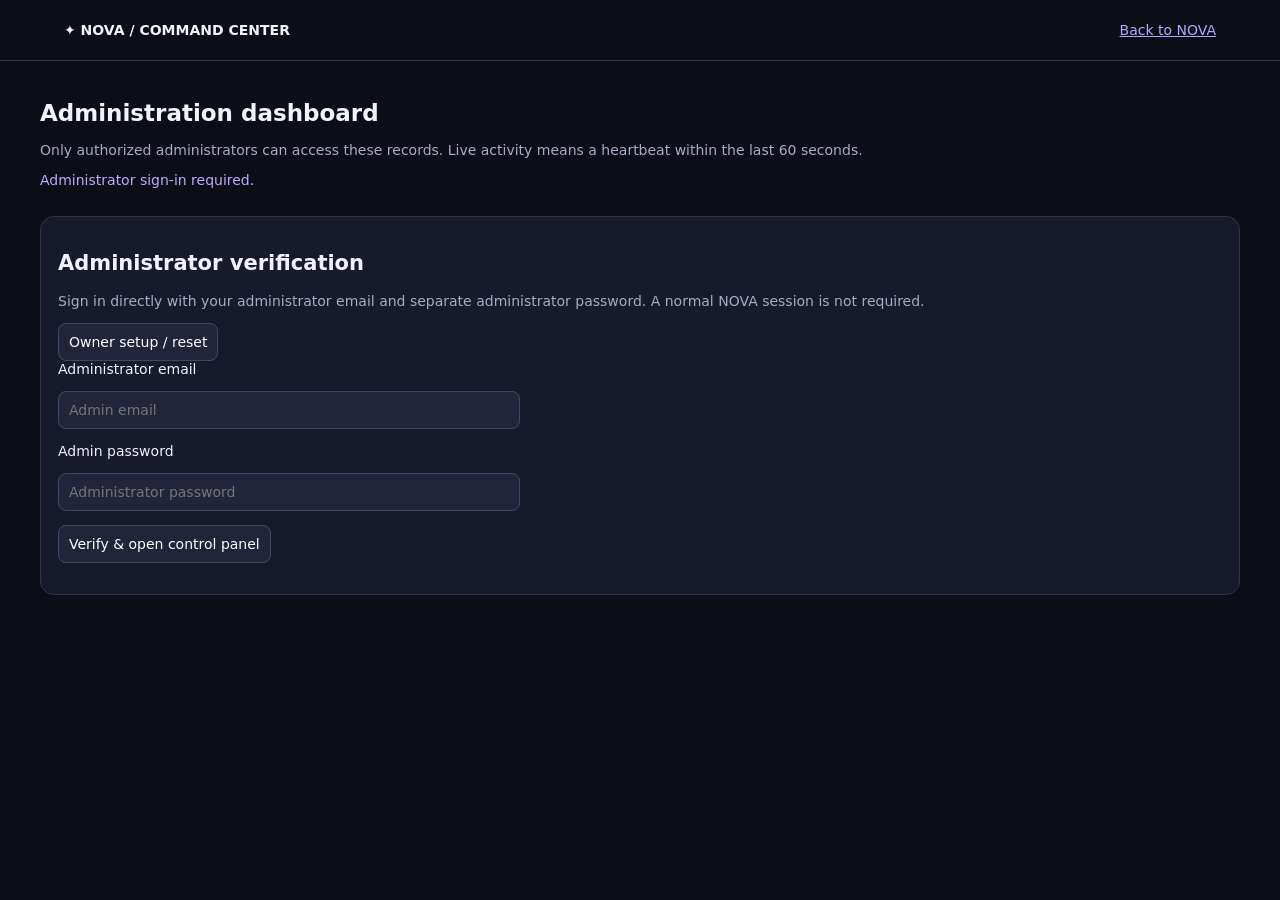
<file: frontend/admin-center.html>
<!doctype html><html lang="en"><head><meta charset="utf-8"><meta name="viewport" content="width=device-width,initial-scale=1"><title>NOVA Command Center</title><style>body{margin:0;background:#0b0d17;color:#f2f1ff;font:14px system-ui}header{padding:22px 5%;border-bottom:1px solid #33344b;display:flex;justify-content:space-between}h1{font-size:23px}main{max-width:1200px;margin:auto;padding:24px}button,input,select,textarea{font:inherit;background:#22253a;color:#fff;border:1px solid #444761;border-radius:8px;padding:10px}button{cursor:pointer}button:hover{background:#383657}.grid{display:grid;grid-template-columns:repeat(auto-fit,minmax(175px,1fr));gap:12px}.card{background:#171a2b;border:1px solid #31334a;border-radius:14px;padding:17px}.card strong{display:block;font-size:26px;margin:10px 0}section{margin:28px 0}table{width:100%;border-collapse:collapse}td,th{padding:11px;text-align:left;border-bottom:1px solid #323448;overflow-wrap:anywhere} .scroll{overflow:auto}small,.muted{color:#aaaac4}#notice{color:#c2a8ff}button.danger{color:#ffabb6}textarea{width:100%;box-sizing:border-box}a{color:#b7a6ff}</style></head><body><header><b>✦ NOVA / COMMAND CENTER</b><a href="./index.html">Back to NOVA</a></header><main><h1>Administration dashboard</h1><p class="muted">Only authorized administrators can access these records. Live activity means a heartbeat within the last 60 seconds.</p><p id="notice">Checking administrator access…</p><section id="adminLogin" class="card"><h2>Administrator verification</h2><p class="muted">Sign in directly with your administrator email and separate administrator password. A normal NOVA session is not required.</p><button type="button" id="showAdminSetup">Owner setup / reset</button><form id="adminSetupForm" hidden><h3>Set separate admin password (one time)</h3><p class="muted">Verify your existing NOVA owner account to create or reset the separate admin password. This does not change your NOVA password.</p><label>Owner email</label><p><input id="setupEmail" type="email" value="mahehassan69@gmail.com" required></p><label>Current NOVA account password</label><p><input id="setupAccountPassword" type="password" required autocomplete="current-password"></p><label>New separate admin password</label><p><input id="setupAdminPassword" type="password" required minlength="12" maxlength="256" autocomplete="new-password"></p><button type="submit" id="setupAdminButton">Create admin password</button></form><form id="adminLoginForm"><label for="adminEmail">Administrator email</label><p><input id="adminEmail" type="email" autocomplete="username" required style="width:min(100%,440px)" placeholder="Admin email"></p><label for="adminPassword">Admin password</label><p><input id="adminPassword" type="password" autocomplete="current-password" required minlength="12" style="width:min(100%,440px)" placeholder="Administrator password"></p><button type="submit" id="adminLoginButton">Verify & open control panel</button></form><p id="loginFeedback"></p></section><div id="dashboard" hidden><div class="grid" id="metrics"></div><section class="card"><h2>✧ NOVA Answer Guard</h2><p class="muted">Global response-review settings. These controls affect all NOVA users. The second pass uses additional provider tokens and can add latency.</p><label><input id="guardEnabled" type="checkbox" checked> Enable Answer Guard second-pass review</label><p>Review strictness</p><select id="guardStrictness"><option value="1">1 — Light touch</option><option value="2">2 — Balanced</option><option value="3">3 — Strict</option></select><p>Maximum review output tokens</p><input id="guardTokens" type="number" min="128" max="1200" step="64" value="700"><p><button id="saveGuard">Save global Answer Guard settings</button></p><small id="guardStatus">Loading configuration…</small></section><section class="card"><h2>Admin Management</h2><p class="muted">Only the primary owner can add or remove administrators. Each admin has their own separate admin password and must also sign in to NOVA.</p><form id="addAdminForm"><p><label for="newAdminEmail">New admin email</label><br><input id="newAdminEmail" type="email" required maxlength="254" autocomplete="off" placeholder="person@example.com" style="width:min(100%,440px)"></p><p><label for="newAdminPassword">Temporary admin password (16+ characters)</label><br><input id="newAdminPassword" type="password" required minlength="16" maxlength="256" autocomplete="new-password" placeholder="Set a strong temporary password" style="width:min(100%,440px)"></p><button id="addAdminButton" type="submit">＋ Add admin</button><small id="adminManageStatus"></small></form><div class="scroll"><table><thead><tr><th>Administrator</th><th>Role</th><th>Action</th></tr></thead><tbody id="adminList"></tbody></table></div></section><section><h2>Users & moderation</h2><div class="scroll"><table><thead><tr><th>Email</th><th>Registered</th><th>Status</th><th>Action</th></tr></thead><tbody id="users"></tbody></table></div></section><section><h2>Complaint station</h2><div class="scroll"><table><thead><tr><th>User</th><th>Complaint</th><th>Status</th><th>Action</th></tr></thead><tbody id="tickets"></tbody></table></div></section><section class="card"><h2>AI Provider & API Management</h2><p class="muted">Provider keys are encrypted before storage and never returned to the browser. This list focuses on ongoing free options. OpenRouter requires model IDs ending in :free; provider quotas and model pricing can change.</p><form id="providerForm"><p><label>Provider</label><br><select id="providerName"><option value="groq">Groq — free tier</option><option value="gemini">Google Gemini — free tier</option><option value="openrouter">OpenRouter — :free models</option><option value="sambanova">SambaNova — free-tier models</option><option value="zai">Z.AI — GLM Flash free models</option></select></p><p><label>API key</label><br><input id="providerKey" type="password" autocomplete="off" required placeholder="Paste provider API key" style="width:min(100%,520px)"></p><button id="saveProvider" type="submit">Save encrypted API key</button><small id="providerStatus"></small></form><h3>Configured providers</h3><div id="providerList"></div></section><section class="card"><h2>Model catalogue</h2><p class="muted">Add a provider model ID exactly as specified by its API provider. Enable only models supported by the configured account.</p><form id="modelForm"><p><label>Provider</label><br><select id="modelProvider"><option value="groq">Groq</option><option value="gemini">Gemini</option><option value="openrouter">OpenRouter (:free models)</option><option value="sambanova">SambaNova</option><option value="zai">Z.AI</option></select></p><p><label>Public NOVA model ID</label><br><input id="modelId" required maxlength="180" placeholder="e.g. my-model"></p><p><label>Provider model ID</label><br><input id="providerModelId" required maxlength="180" placeholder="Exact API model ID"></p><p><label>Priority (lower runs first)</label><br><input id="modelPriority" type="number" min="1" max="999" value="50"></p><button type="submit" id="addModel">Add / enable model</button><small id="modelStatus"></small></form><div class="scroll"><table><thead><tr><th>Model</th><th>Provider</th><th>Priority</th><th>Action</th></tr></thead><tbody id="managedModels"></tbody></table></div></section><button id="refresh">Refresh dashboard</button> <button id="adminLogout" class="danger">Lock admin panel</button></div></main><script>
const api=sessionStorage.getItem("nova_url")||"https://nova-ai-api.mahehassan69.workers.dev";let adminSession=sessionStorage.getItem("nova_admin_session")||"";
async function call(path,method="GET",body){const r=await fetch(api+path,{method,headers:{"X-NOVA-Admin-Session":adminSession,"Content-Type":"application/json"},body:body?JSON.stringify(body):undefined});const j=await r.json();if(!r.ok)throw Error(j.detail||"Request failed");return j}
const el=id=>document.getElementById(id),date=n=>n?new Date(n*1000).toLocaleDateString():"—";
function metric(title,value){const d=document.createElement("div");d.className="card";const t=document.createElement("small");t.textContent=title;const v=document.createElement("strong");v.textContent=String(value);d.append(t,v);return d}
async function load(){const checks=[["overview","/v1/admin/overview"],["users","/v1/admin/users"],["tickets","/v1/admin/tickets"],["quality","/v1/admin/quality"],["admins","/v1/admin/admins"],["providers","/v1/admin/providers"],["models","/v1/admin/models"]];const results=await Promise.all(checks.map(async ([name,path])=>{try{return {name,value:await call(path)}}catch(error){return {name,error:error.message}}}));const failed=results.filter(x=>x.error);if(failed.length){el("notice").textContent="Dashboard API errors: "+failed.map(x=>x.name+": "+x.error).join(" | ");el("dashboard").hidden=true;el("adminLogin").hidden=false;return}const [o,u,t,q,admins,providers,managed]=results.map(x=>x.value);try{const m={data:managed.models||[]};renderProviderList(providers.providers||[]);renderManagedModels(managed.models||[]);renderAdmins(admins.admins||[]);el("guardEnabled").checked=q.enabled;el("guardStrictness").value=String(q.strictness);el("guardTokens").value=String(q.review_max_tokens);el("guardStatus").textContent="Global policy loaded.";el("dashboard").hidden=false;el("adminLogin").hidden=true;el("notice").textContent="Updated "+new Date().toLocaleTimeString();el("metrics").replaceChildren(...[["Live users (60s)",o.live_users],["Total accounts",o.users_total],["Banned accounts",o.banned_users],["Open complaints",o.open_tickets],...["day","week","year"].flatMap(p=>[["Requests / "+p,o.requests[p]],["New accounts / "+p,o.registrations[p]],["Deleted accounts / "+p,o.deletions[p]]])].map(x=>metric(...x)));el("users").replaceChildren();for(const user of u.users){const tr=document.createElement("tr");for(const v of [user.email,date(user.created_at),user.banned_at?"Banned":"Active"]){const td=document.createElement("td");td.textContent=v;tr.append(td)}const td=document.createElement("td"),b=document.createElement("button");b.textContent=user.banned_at?"Unban":"Ban";b.className=user.banned_at?"":"danger";b.onclick=async()=>{if(!confirm("Confirm "+b.textContent+" for "+user.email+"?"))return;try{await call("/v1/admin/users/moderate","POST",{user_id:user.id,action:user.banned_at?"unban":"ban"});await load()}catch(e){alert(e.message)}};td.append(b);tr.append(td);el("users").append(tr)}el("tickets").replaceChildren();for(const tkt of t.tickets){const tr=document.createElement("tr");for(const v of [tkt.email,tkt.subject+" — "+tkt.message,tkt.status]){const td=document.createElement("td");td.textContent=v;tr.append(td)}const td=document.createElement("td"),b=document.createElement("button");b.textContent=tkt.status==="open"?"Resolve":"Reopen";b.onclick=async()=>{try{await call("/v1/admin/tickets/status","POST",{id:tkt.id,status:tkt.status==="open"?"resolved":"open"});await load()}catch(e){alert(e.message)}};td.append(b);tr.append(td);el("tickets").append(tr)}}catch(e){el("dashboard").hidden=true;el("adminLogin").hidden=false;el("notice").textContent="Dashboard rendering error: "+e.message}}
function renderProviderList(items){el("providerList").replaceChildren();for(const p of items){const row=document.createElement("p");row.textContent=p.provider+" — "+(p.configured?"Configured":"No key configured");if(p.configured){const b=document.createElement("button");b.textContent="Disable key";b.onclick=async()=>{if(!confirm("Disable "+p.provider+" key?"))return;try{await call("/v1/admin/providers/"+encodeURIComponent(p.provider),"DELETE");await load()}catch(e){alert(e.message)}};row.append(" ",b)}el("providerList").append(row)}}
function renderManagedModels(items){el("managedModels").replaceChildren();for(const m of items){const tr=document.createElement("tr");for(const v of [m.id,m.provider,String(m.priority)]){const td=document.createElement("td");td.textContent=v;tr.append(td)}const td=document.createElement("td");if(m.managed){const b=document.createElement("button");b.className="danger";b.textContent="Remove";b.onclick=async()=>{try{await call("/v1/admin/models/"+encodeURIComponent(m.id),"DELETE");await load()}catch(e){alert(e.message)}};td.append(b)}else td.textContent="Built-in";tr.append(td);el("managedModels").append(tr)}}
el("providerForm").onsubmit=async e=>{e.preventDefault();const btn=el("saveProvider");btn.disabled=true;el("providerStatus").textContent="Encrypting and saving…";try{await call("/v1/admin/providers","POST",{provider:el("providerName").value,api_key:el("providerKey").value});el("providerKey").value="";el("providerStatus").textContent="API key saved encrypted. It is never displayed again.";await load()}catch(e){el("providerStatus").textContent=e.message}finally{btn.disabled=false}};
el("modelForm").onsubmit=async e=>{e.preventDefault();const btn=el("addModel");btn.disabled=true;try{await call("/v1/admin/models","POST",{provider:el("modelProvider").value,id:el("modelId").value.trim(),model:el("providerModelId").value.trim(),priority:Number(el("modelPriority").value)});el("modelStatus").textContent="Model added/enabled.";el("modelId").value="";el("providerModelId").value="";await load()}catch(e){el("modelStatus").textContent=e.message}finally{btn.disabled=false}};
function renderAdmins(admins){el("adminList").replaceChildren();for(const a of admins){const tr=document.createElement("tr");for(const v of [a.email,a.primary_owner?"Primary owner":"Administrator"]){const td=document.createElement("td");td.textContent=v;tr.append(td)}const td=document.createElement("td");if(!a.primary_owner){const b=document.createElement("button");b.className="danger";b.textContent="Remove";b.onclick=async()=>{if(!confirm("Remove admin access for "+a.email+"?"))return;try{await call("/v1/admin/admins/remove","POST",{user_id:a.id});await load()}catch(e){alert(e.message)}};td.append(b)}else td.textContent="Protected";tr.append(td);el("adminList").append(tr)}}
el("addAdminForm").onsubmit=async e=>{e.preventDefault();const email=el("newAdminEmail").value.trim(),password=el("newAdminPassword").value;if(password.length<16){el("adminManageStatus").textContent="Use at least 16 characters.";return}const b=el("addAdminButton");b.disabled=true;el("adminManageStatus").textContent="Creating administrator…";try{const r=await call("/v1/admin/admins","POST",{email,password});el("adminManageStatus").textContent="Admin added: "+r.email+". Share the password securely; it will not be shown again.";el("newAdminEmail").value="";el("newAdminPassword").value="";await load()}catch(e){el("adminManageStatus").textContent="Could not add admin: "+e.message}finally{b.disabled=false}};
el("saveGuard").onclick=async()=>{const review_max_tokens=Number(el("guardTokens").value);if(!Number.isFinite(review_max_tokens)||review_max_tokens<128||review_max_tokens>1200){el("guardStatus").textContent="Token limit must be between 128 and 1200.";return}el("saveGuard").disabled=true;try{const q=await call("/v1/admin/quality","PUT",{enabled:el("guardEnabled").checked,strictness:Number(el("guardStrictness").value),review_max_tokens});el("guardStatus").textContent="Saved globally. Review "+(q.enabled?"enabled":"disabled")+", strictness "+q.strictness+", token cap "+q.review_max_tokens+"."}catch(e){el("guardStatus").textContent="Save failed: "+e.message}finally{el("saveGuard").disabled=false}};el("showAdminSetup").onclick=()=>{el("adminSetupForm").hidden=!el("adminSetupForm").hidden;el("loginFeedback").textContent=""};el("adminSetupForm").onsubmit=async e=>{e.preventDefault();const btn=el("setupAdminButton");btn.disabled=true;el("loginFeedback").textContent="Verifying owner account and creating separate admin password…";try{const r=await fetch(api+"/v1/admin/setup",{method:"POST",headers:{"Content-Type":"application/json"},body:JSON.stringify({email:el("setupEmail").value.trim(),account_password:el("setupAccountPassword").value,admin_password:el("setupAdminPassword").value})});const data=await r.json();if(!r.ok)throw Error(data.detail||"Owner setup failed");el("setupAccountPassword").value="";el("setupAdminPassword").value="";el("adminEmail").value=el("setupEmail").value;el("adminPassword").value="";el("adminSetupForm").hidden=true;el("loginFeedback").textContent="Separate admin password created. Now sign in using your admin email and the new admin password."}catch(e){el("loginFeedback").textContent=e.message}finally{btn.disabled=false}};el("adminLoginForm").onsubmit=async e=>{e.preventDefault();const btn=el("adminLoginButton");btn.disabled=true;el("loginFeedback").textContent="Verifying administrator credentials…";try{const r=await fetch(api+"/v1/admin/login",{method:"POST",headers:{"Content-Type":"application/json"},body:JSON.stringify({email:el("adminEmail").value.trim(),password:el("adminPassword").value})});const data=await r.json();if(!r.ok)throw Error(data.detail||"Verification failed");adminSession=data.admin_session;sessionStorage.setItem("nova_admin_session",adminSession);el("adminPassword").value="";el("loginFeedback").textContent="Verified. Loading secure dashboard…";await load()}catch(e){el("loginFeedback").textContent=e.message}finally{btn.disabled=false}};el("adminLogout").onclick=async()=>{try{await call("/v1/admin/logout","POST",{})}catch{}adminSession="";sessionStorage.removeItem("nova_admin_session");el("dashboard").hidden=true;el("adminLogin").hidden=false;el("notice").textContent="Admin panel locked.";};el("refresh").onclick=load;if(adminSession)load();else{el("adminLogin").hidden=false;el("dashboard").hidden=true;el("notice").textContent="Administrator sign-in required."}setInterval(()=>{if(!document.hidden&&adminSession)load()},30000);
</script></body></html>
</file>
<file: frontend/styles.css>
:root{font-family:Inter,ui-sans-serif,system-ui,-apple-system,"Segoe UI",sans-serif;color:#ececf6;background:#090a10;font-synthesis:none}*{box-sizing:border-box}body{margin:0}button,input,textarea,select{font:inherit}button{cursor:pointer}button:disabled{opacity:.5;cursor:not-allowed}.shell{display:flex;height:100dvh;min-height:480px}.sidebar{width:272px;flex-shrink:0;background:#101119;border-right:1px solid #252634;display:flex;flex-direction:column;padding:26px 15px 18px}.brand{display:flex;align-items:center;gap:12px;font-size:20px;font-weight:850;letter-spacing:.07em;padding:0 12px 34px}.brand span{color:#a29aff}.brand small{display:block;font-size:8px;letter-spacing:.21em;color:#7f8198;margin-top:4px}.brand-mark,.hero-mark{display:grid;place-items:center;color:white;background:linear-gradient(140deg,#a17aff,#6654df 70%,#3939a2);box-shadow:0 0 35px #7b5cf23b}.brand-mark{height:38px;width:38px;border-radius:12px;font-size:24px}.new-chat{border:1px solid #3d3c55;color:#eeeaff;background:#242237;border-radius:12px;text-align:left;padding:14px;font-size:13px;font-weight:650}.new-chat:hover,.history button:hover{background:#302d45}.section-title{font-size:10px;font-weight:750;color:#75778e;letter-spacing:.17em;margin:31px 12px 13px}.history{overflow:auto;flex:1;display:flex;flex-direction:column;gap:4px}.history button{width:100%;border:0;border-radius:10px;background:transparent;color:#a6a7b9;padding:12px;text-align:left;overflow:hidden;text-overflow:ellipsis;white-space:nowrap;font-size:13px}.history button.active{background:#252438;color:#fff}.sidebar-bottom{border-top:1px solid #292938;padding-top:16px}.small-status{display:flex;gap:9px;align-items:center;font-size:12px;color:#a3a4b7;padding:8px 12px}.status-dot{width:8px;height:8px;border-radius:50%;background:#d5a254}.status-dot.online{background:#59d4a3}.settings-trigger{background:none;border:0;color:#c5c4d3;text-align:left;padding:13px 12px;width:100%;font-size:13px}.main{flex:1;min-width:0;display:flex;flex-direction:column;background:radial-gradient(ellipse 55% 45% at 50% 45%,#181528 0%,#0a0b12 95%)}.topbar{height:76px;border-bottom:1px solid #ffffff0c;display:flex;align-items:center;justify-content:space-between;padding:0 34px}.header-title{font-weight:800;letter-spacing:.03em;font-size:15px}.header-title span{font-weight:450;color:#85859d}.top-actions{display:flex;align-items:center;gap:16px}select{background:#1c1c2a;color:#e8e7f7;border:1px solid #363548;border-radius:10px;padding:11px 14px;max-width:240px;font-size:12px}.icon{background:transparent;border:0;color:#b4b3c6;font-size:21px;padding:6px}.chat{overflow-y:auto;flex:1;min-height:0;display:flex;flex-direction:column}.welcome{margin:auto;padding:50px 24px 20px;text-align:center;width:100%;max-width:770px}.hero-mark{width:76px;height:76px;border-radius:23px;font-size:47px;margin:0 auto 31px}.eyebrow{font-size:10px;color:#a6a0d6;letter-spacing:.22em;font-weight:800}.welcome h1{font-size:clamp(30px,4vw,47px);letter-spacing:-.055em;line-height:1.2;font-weight:700;margin:19px 0}.welcome em{font-style:normal;color:#a89bff}.welcome p{font-size:14px;color:#9495ac;line-height:1.8}.suggestions{display:grid;grid-template-columns:repeat(2,1fr);gap:12px;margin-top:43px}.suggestions button{background:#191925a6;border:1px solid #343245;border-radius:14px;color:#a89bff;text-align:left;padding:18px;display:flex;gap:16px;font-size:22px}.suggestions button:hover{border-color:#7f70b9;background:#232135}.suggestions span{font-size:13px;color:#e8e7f2;font-weight:650}.suggestions small{display:block;color:#8b8ca3;font-size:11px;font-weight:400;margin-top:7px}.messages{width:min(100%,850px);margin:0 auto;padding:30px 24px;display:flex;flex-direction:column;gap:28px}.message{max-width:90%;line-height:1.75;font-size:14px;overflow-wrap:anywhere;white-space:pre-wrap}.message.user{align-self:flex-end;background:#2c2945;border:1px solid #4b426c;border-radius:18px 18px 4px 18px;padding:14px 18px}.message.assistant{align-self:flex-start;padding:6px 2px}.message.assistant:before{content:"✦ NOVA";display:block;color:#a79aff;font-size:11px;letter-spacing:.1em;font-weight:800;margin-bottom:9px}.message.error{color:#ffb5bd}.message-meta{display:block;color:#85839c;font-size:10px;margin-top:12px}.composer-area{width:min(100%,850px);padding:10px 24px 20px;margin:0 auto}.composer{background:#1a1a28;border:1px solid #3c3a52;border-radius:18px;padding:13px 14px 12px;box-shadow:0 12px 38px #0003}.composer:focus-within{border-color:#7866b6}.composer textarea{display:block;width:100%;resize:none;max-height:180px;overflow:auto;min-height:36px;background:none;border:0;outline:none;color:white;padding:8px 7px;font-size:14px}.composer textarea::placeholder{color:#85859a}.composer-bottom{display:flex;justify-content:space-between;align-items:center}.composer-hint{font-size:11px;color:#8583a0;padding-left:7px}.composer button,.primary{border:0;border-radius:10px;background:#8d79f5;color:#fff;padding:10px 14px;font-weight:750}.composer button:hover,.primary:hover{background:#a18fff}.disclaimer{text-align:center;color:#66677d;font-size:10px;margin:13px 0 0}.mobile-only{display:none}.overlay{display:none}dialog{background:#151622;border:1px solid #3a3951;border-radius:18px;color:#efeffa;width:min(500px,calc(100vw - 24px));max-height:88vh;padding:0;box-shadow:0 25px 80px #000a}dialog::backdrop{background:#05050bc9}.settings-head{display:flex;justify-content:space-between;align-items:center;border-bottom:1px solid #333245;padding:16px 22px}.settings-head h2{font-size:18px;margin:0}.settings-body{padding:22px;overflow:auto;max-height:calc(88vh - 65px)}.settings-body label{display:block;font-size:12px;margin:17px 0 7px;color:#d4d2e6}.settings-body input{width:100%;background:#202130;border:1px solid #414056;border-radius:9px;padding:12px;color:#fff;outline:none}.settings-body input:focus{border-color:#9584e9}.settings-body h3{font-size:14px;margin:24px 0 8px}.muted{font-size:12px;line-height:1.7;color:#9999ae}.primary{margin-top:20px;width:100%}.provider-list{font-size:12px;line-height:2;color:#a8a6bf}#settingsFeedback{font-size:12px;color:#a89bff;margin-top:12px}@media(max-width:740px){.sidebar{position:fixed;z-index:5;left:0;top:0;bottom:0;transform:translateX(-100%);transition:transform .2s;width:280px}.sidebar.open{transform:translateX(0)}.overlay.show{display:block;position:fixed;inset:0;background:#0009;z-index:4}.mobile-only{display:block}.brand .mobile-only{margin-left:auto}.topbar{padding:0 17px;height:66px;gap:12px}.header-title{margin-right:auto;font-size:13px}.top-actions{gap:5px}select{max-width:145px;padding:9px 5px}.welcome{padding:28px 17px}.welcome h1{font-size:31px}.suggestions{gap:8px;margin-top:27px}.suggestions button{padding:13px 9px;gap:8px;font-size:17px}.suggestions span{font-size:11px}.suggestions small{font-size:10px}.composer-area{padding:8px 12px 12px}.messages{padding:24px 17px}.message{max-width:96%}}
/* NOVA account controls */
.account-actions{display:flex;flex-wrap:wrap;gap:10px;align-items:center;margin-top:16px}
.account-actions button{appearance:none;-webkit-appearance:none;border:1px solid #48465f;border-radius:10px;background:#242337;color:#e9e7f8;padding:11px 18px;min-height:44px;font-size:13px;font-weight:650;line-height:1.2;transition:background .15s,border-color .15s,transform .15s}
.account-actions button:hover{background:#302d49;border-color:#7770a6}
.account-actions button:active{transform:translateY(1px)}
.account-actions #registerAccount{flex:1 0 100%;border-color:transparent;background:#8d79f5;color:#fff;font-size:14px}
.account-actions #registerAccount:hover{background:#a18fff}
.account-actions #loginAccount{background:#29273d;border-color:#635b8b;color:#f1efff}
.account-actions #logoutAccount{background:transparent;border-color:#48465f;color:#b9b7ca}
#accountStatus{min-height:22px;margin-top:12px;font-size:12px;line-height:1.6;color:#aaa7c2;overflow-wrap:anywhere}
@media(max-width:740px){.account-actions{gap:8px}.account-actions button{flex:1 1 auto;min-width:0}.account-actions #registerAccount{flex-basis:100%}}

.auth-screen{min-height:100dvh;display:grid;place-items:center;padding:24px;background:radial-gradient(ellipse 55% 45% at 50% 35%,#211b3a 0%,#0a0b12 75%)}
.auth-card{width:min(440px,100%);padding:34px;background:#151622;border:1px solid #39364f;border-radius:22px;box-shadow:0 24px 90px #0008}
.auth-brand{font-size:22px;font-weight:850;letter-spacing:.07em;margin-bottom:42px}.auth-brand span{color:#a29aff}
.auth-card h1{font-size:27px;margin:12px 0}.auth-card p{font-size:13px;color:#a09fb5;line-height:1.7;margin:0 0 25px}
.auth-card label{display:block;font-size:12px;color:#d4d2e6;margin:16px 0 7px}.auth-card input{width:100%;background:#202130;border:1px solid #414056;border-radius:11px;padding:14px;color:#fff;outline:none;font-size:14px}.auth-card input:focus{border-color:#9584e9}
.auth-primary{width:100%;border:0;border-radius:11px;background:#8d79f5;color:white;padding:14px;font-weight:750;margin-top:23px}.auth-switch{display:block;width:100%;border:0;background:transparent;color:#b6aaff;padding:16px 8px 5px;font-size:12px}
#authFeedback{min-height:22px;color:#ffb5bd;font-size:12px;margin-top:10px}[hidden]{display:none!important}
@media(max-width:520px){.auth-screen{padding:16px}.auth-card{padding:26px 22px;border-radius:18px}}
\n.brain-trigger{border:1px solid #514a79;background:#25223a;color:#d9d1ff;border-radius:10px;padding:9px 13px;font-size:12px;font-weight:700}.brain-dialog{width:min(620px,calc(100% - 24px));max-height:85dvh;overflow:auto;background:#151622;color:#ececf6;border:1px solid #39364f;border-radius:18px;padding:0}.brain-dialog::backdrop{background:#000b}.brain-dialog .settings-body textarea,.brain-dialog .settings-body input{width:100%;background:#202130;border:1px solid #414056;border-radius:10px;padding:12px;color:#fff;resize:vertical}.brain-dialog .settings-body label{display:block;margin:14px 0 7px;font-size:12px;color:#d4d2e6}.brain-memories{display:grid;gap:8px}.brain-memory{display:flex;gap:12px;justify-content:space-between;align-items:flex-start;padding:12px;border:1px solid #333247;border-radius:10px;background:#1c1c2a}.brain-memory strong{font-size:12px;color:#b8aaff}.brain-memory p{font-size:13px;line-height:1.5;color:#ddd;margin:5px 0 0;white-space:pre-wrap}.brain-memory button{background:transparent;color:#ffabb3;border:1px solid #69404a;border-radius:8px;padding:7px 10px;font-size:11px}.brain-dialog #brainFeedback{margin-top:12px;color:#b8aaff;font-size:12px}
</file>
